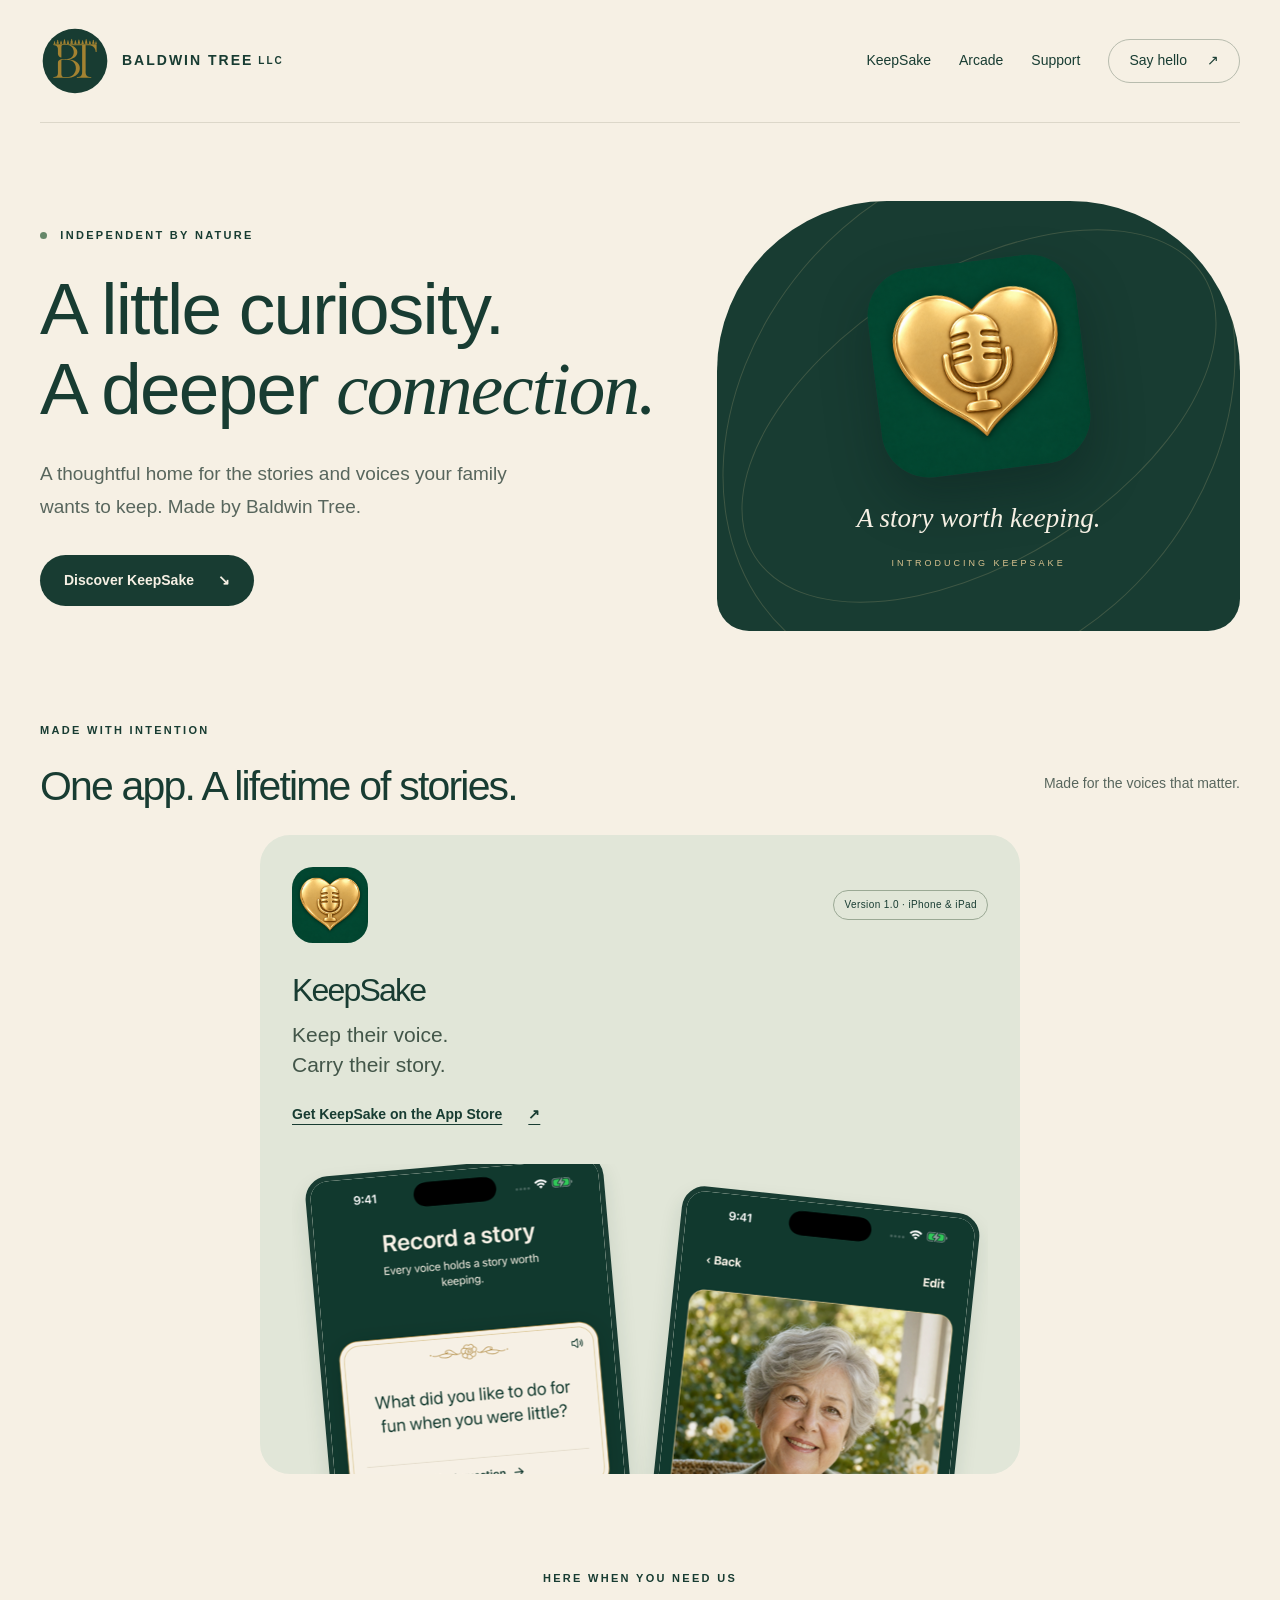
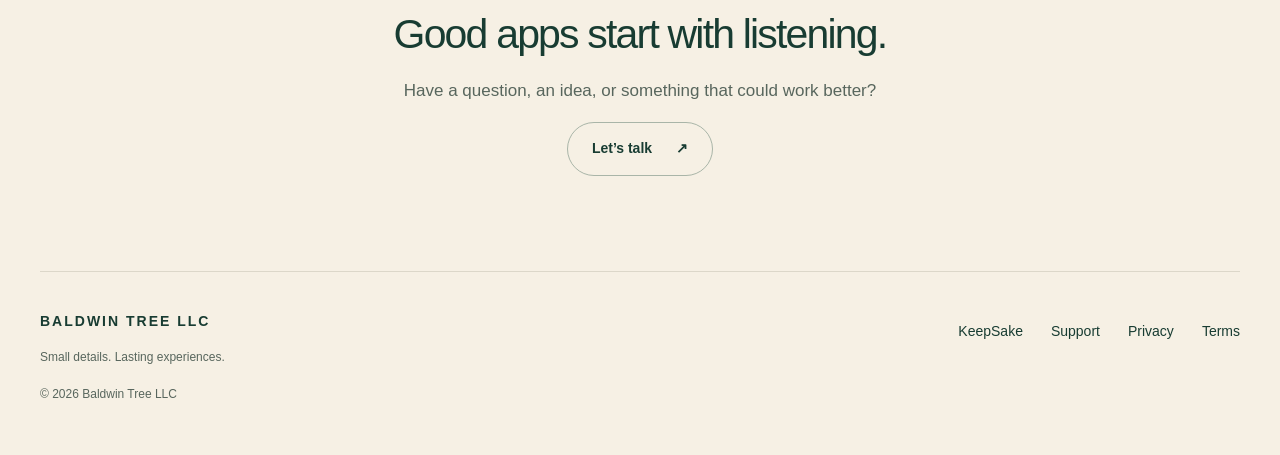
<file: index.html>
<!doctype html>
<html lang="en">
<head>
<meta charset="utf-8">
<meta name="viewport" content="width=device-width, initial-scale=1">
<meta name="theme-color" content="#183C32">
<meta name="description" content="Discover KeepSake, the family storytelling app from Baldwin Tree LLC.">
<meta property="og:title" content="Apps with a human touch | Baldwin Tree">
<meta property="og:description" content="Discover KeepSake, the family storytelling app from Baldwin Tree LLC.">
<meta property="og:type" content="website">
<title>Apps with a human touch | Baldwin Tree</title>
<link rel="stylesheet" href="site.css">
</head>
<body>
<a class="skip" href="#main">Skip to content</a>
<header>
<a class="brand" href="index.html">
<img class="brand-mark" src="assets/bt-forest-logo-v2.svg" width="70" height="70" alt=""> BALDWIN TREE<span class="llc"> LLC</span>
</a>
<nav aria-label="Main navigation">
<a href="keepsake.html">KeepSake</a>
<a href="https://baldtree.github.io/arcade/">Arcade</a>
<a href="support.html">Support</a>
<a class="nav-contact" href="mailto:baldtreesupport@protonmail.com">Say hello <span aria-hidden="true">↗</span>
</a>
</nav>
</header>
<main id="main">
<section class="hero">
<div class="hero-copy">
<p class="eyebrow">
<span class="dot">
</span> Independent by nature</p>
<h1>A little curiosity.<br>A deeper <em>connection.</em>
</h1>
<p class="lead">A thoughtful home for the stories and voices your family wants to keep. Made by Baldwin Tree.</p>
<a class="button" href="#our-apps">Discover KeepSake <span aria-hidden="true">↘</span>
</a>
</div>
<div class="hero-art" aria-label="KeepSake, a family storytelling app">
<div class="orbit orbit-one">
</div>
<div class="orbit orbit-two">
</div>
<img src="assets/keepsake-icon.png" width="240" height="240" alt="KeepSake gold heart locket">
<p>A story worth keeping.</p>
<span class="art-label">INTRODUCING KEEPSAKE</span>
</div>
</section>
<section id="our-apps">
<div class="section-heading">
<div>
<p class="eyebrow">Made with intention</p>
<h2>One app. A lifetime of stories.</h2>
</div>
<p>Made for the voices that matter.</p>
</div>
<div class="app-grid">
<article class="app-card keepsake">
<div class="card-top">
<img src="assets/keepsake-icon.png" width="76" height="76" alt="KeepSake gold heart locket icon">
<span class="tag">Version 1.0 · iPhone &amp; iPad</span>
</div>
<h3>KeepSake</h3>
<p>Keep their voice.<br>Carry their story.</p>
<a class="text-link" href="https://apps.apple.com/us/app/keepsake-golden-memories/id6813165916">Get KeepSake on the App Store <span aria-hidden="true">↗</span>
</a>
<div class="card-visual">
<img src="assets/keepsake-record.png" alt="KeepSake recording screen with an interview question" width="350" height="760" loading="lazy">
<img src="assets/keepsake-profile.png" alt="A demo family profile in KeepSake" width="350" height="760" loading="lazy">
</div>
</article>
</div>
</section>
<section class="closing">
<p class="eyebrow">Here when you need us</p>
<h2>Good apps start with listening.</h2>
<p>Have a question, an idea, or something that could work better?</p>
<a class="button outline" href="support.html">Let’s talk <span aria-hidden="true">↗</span>
</a>
</section>
</main>
<footer>
<div>
<a class="brand" href="index.html">BALDWIN TREE LLC</a>
<p>Small details. Lasting experiences.</p>
<small>© 2026 Baldwin Tree LLC</small>
</div>
<nav aria-label="Footer">
<a href="keepsake.html">KeepSake</a>
<a href="support.html">Support</a>
<a href="privacy.html">Privacy</a>
<a href="terms.html">Terms</a>
</nav>
</footer>
</body>
</html>
</file>
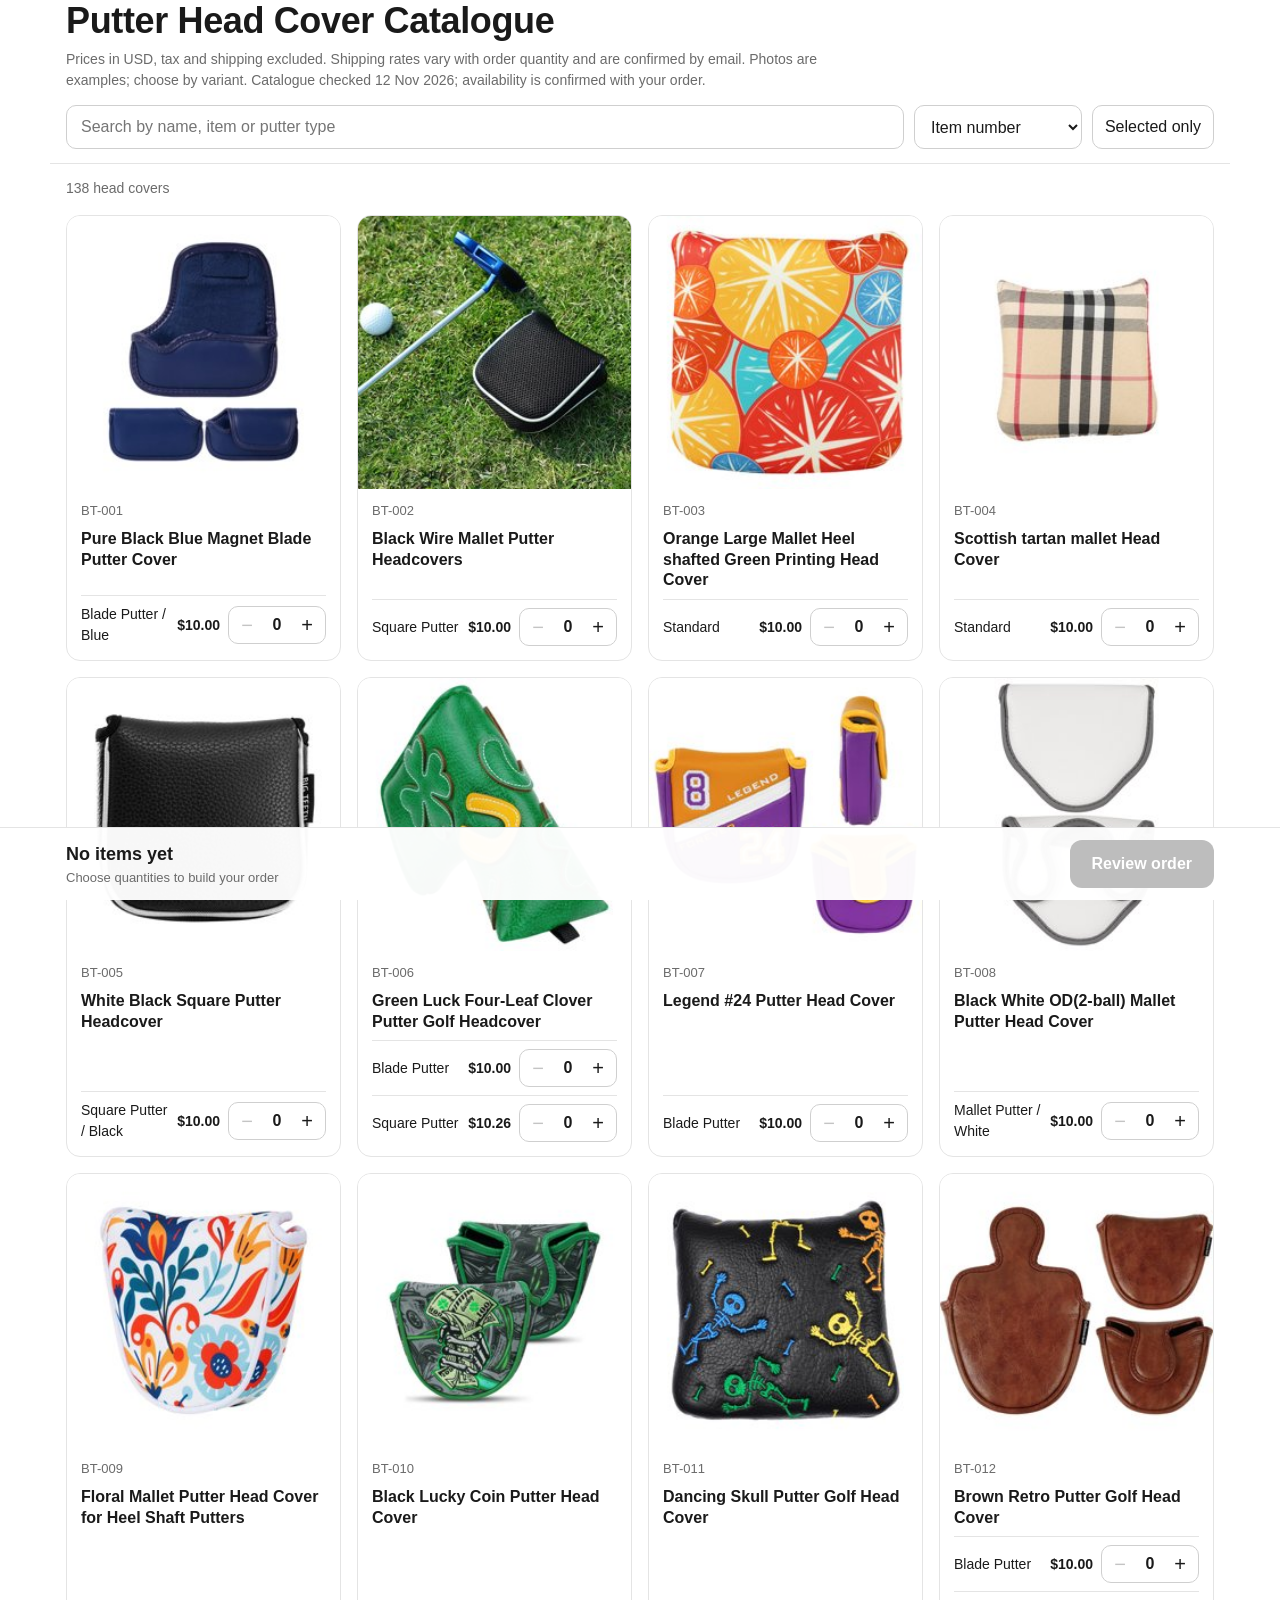
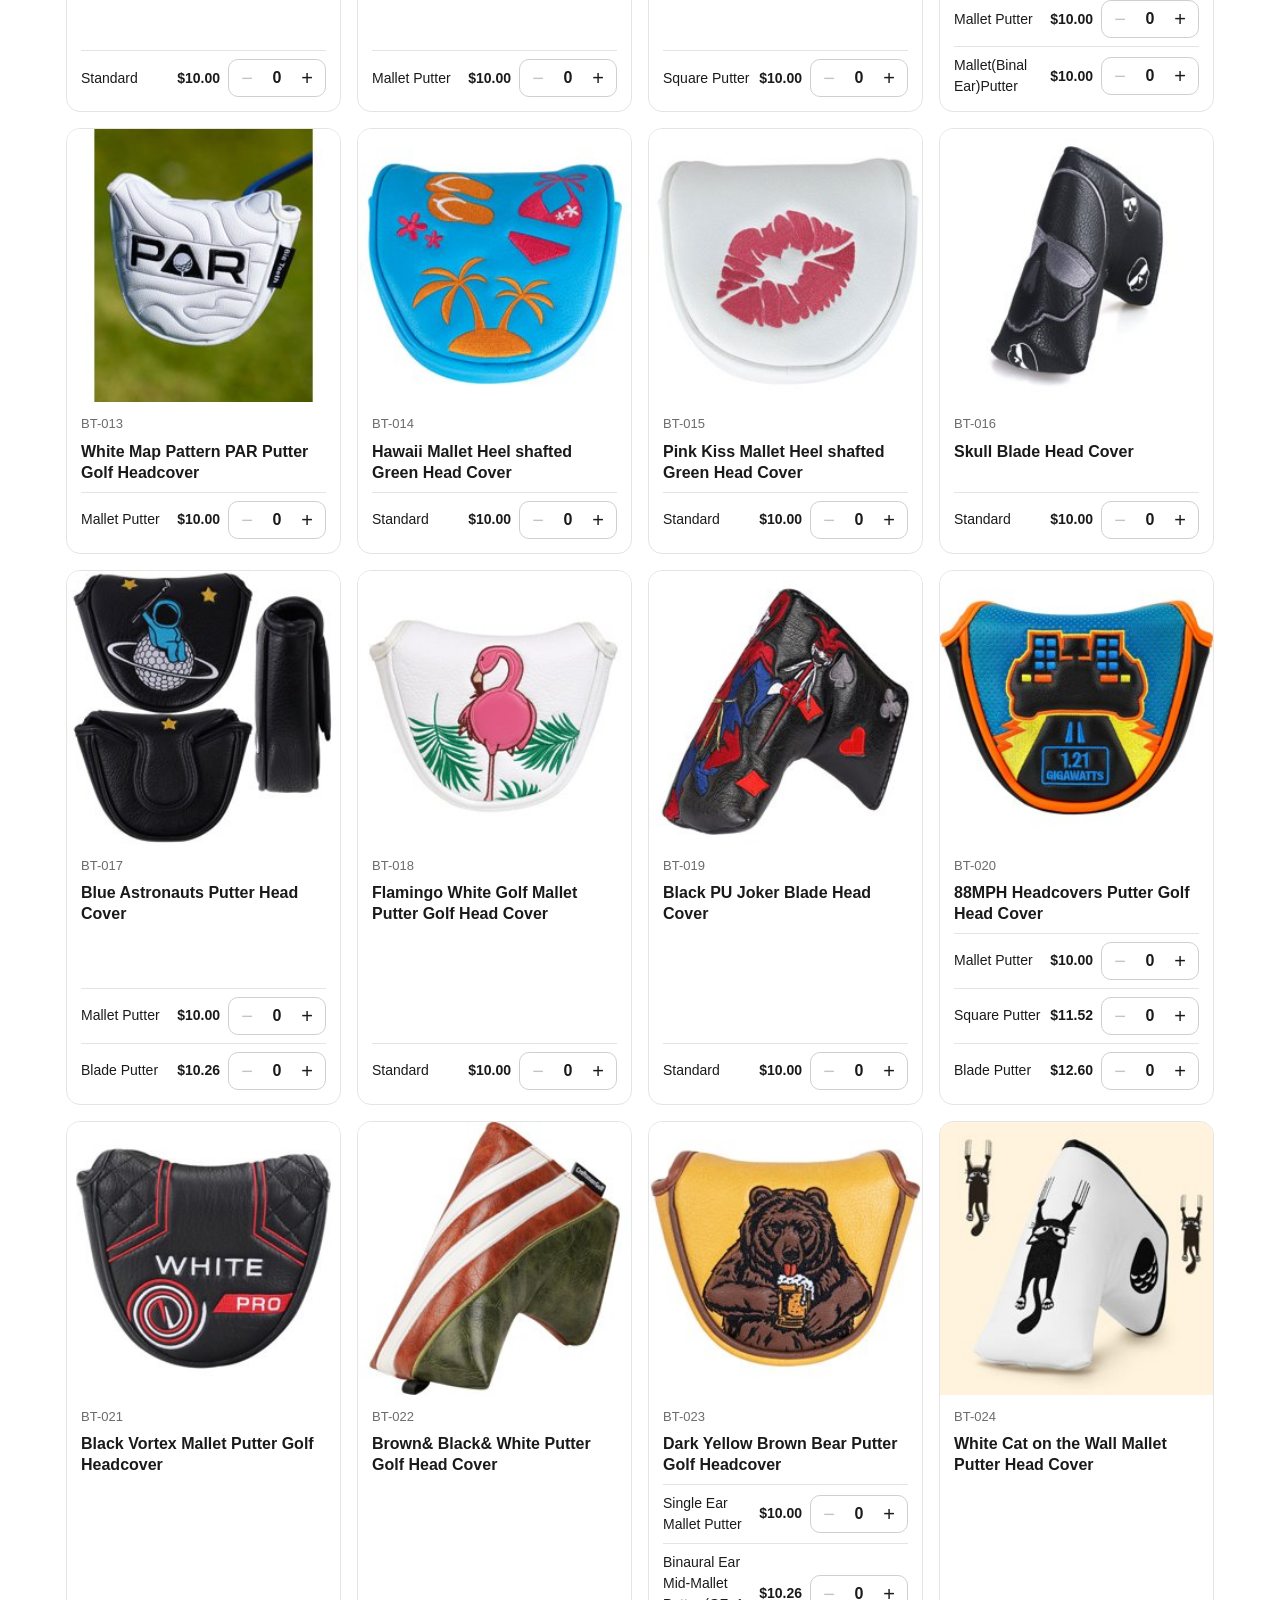
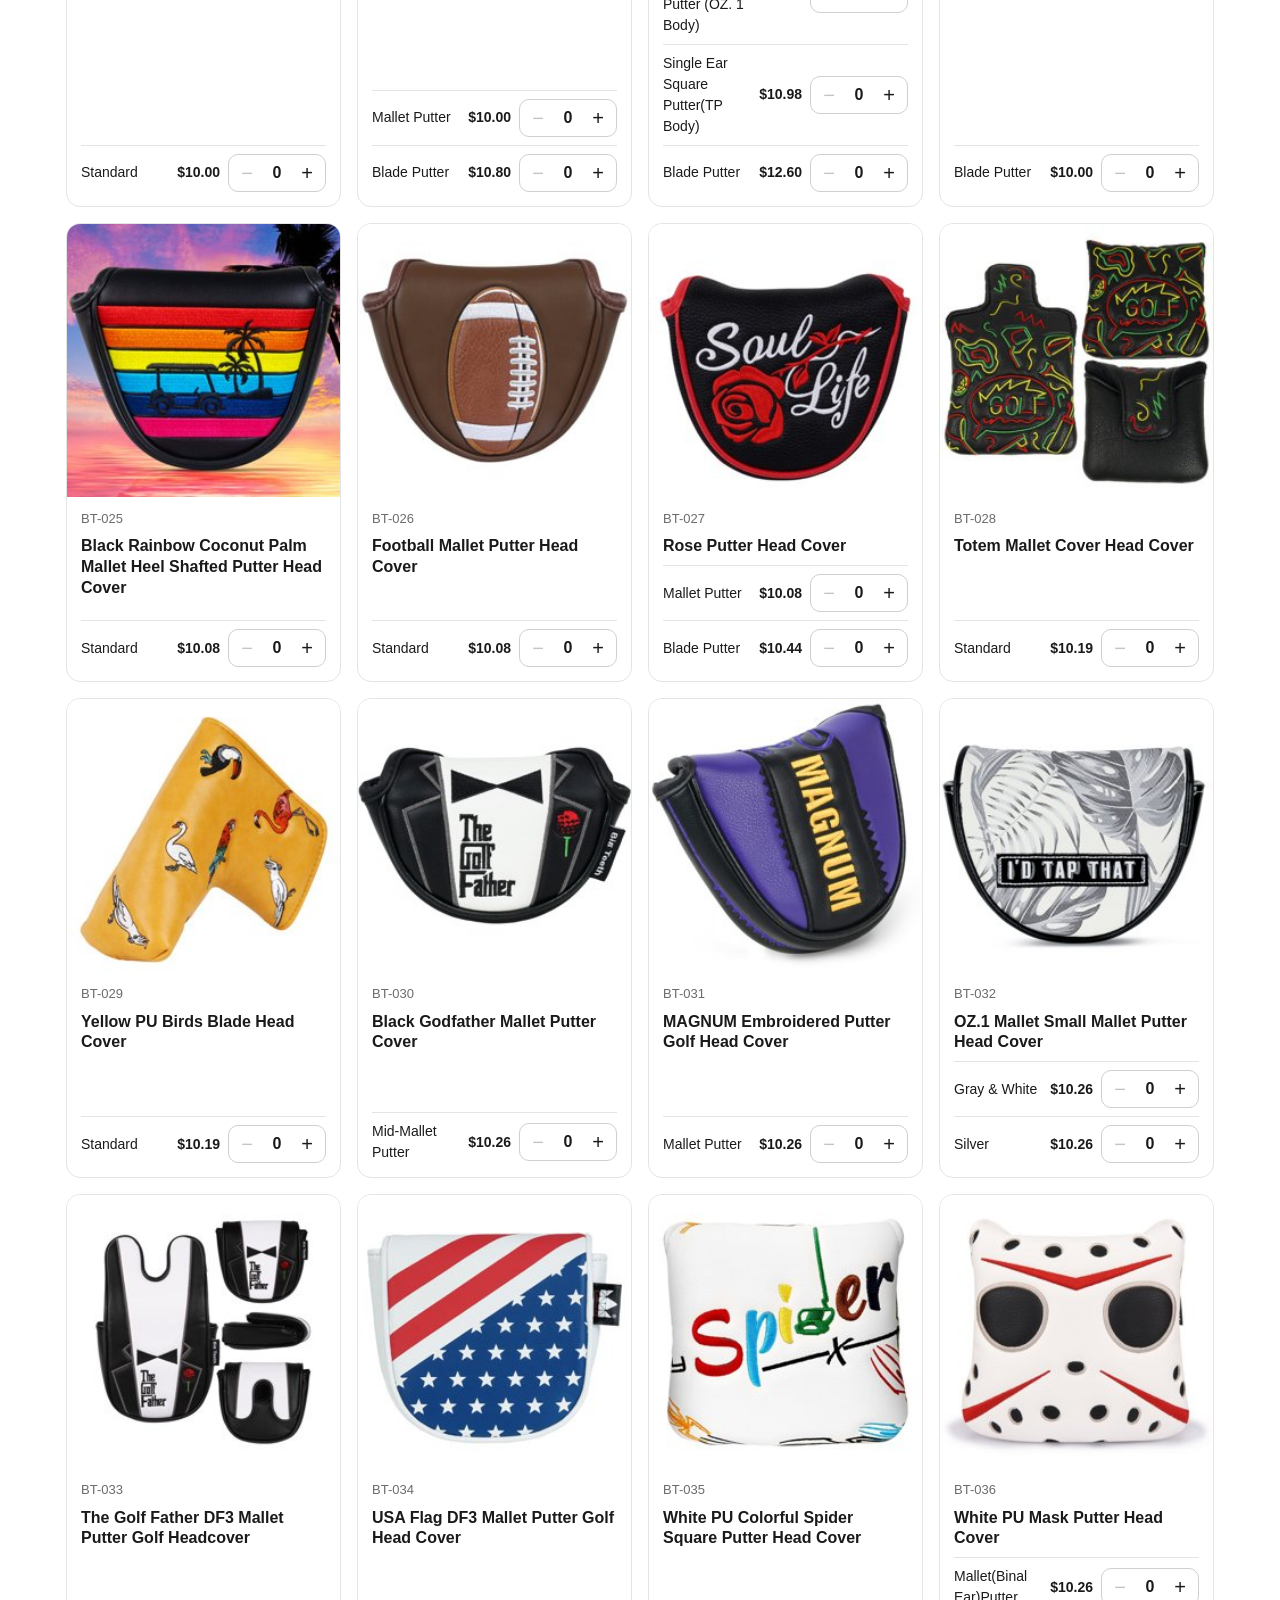
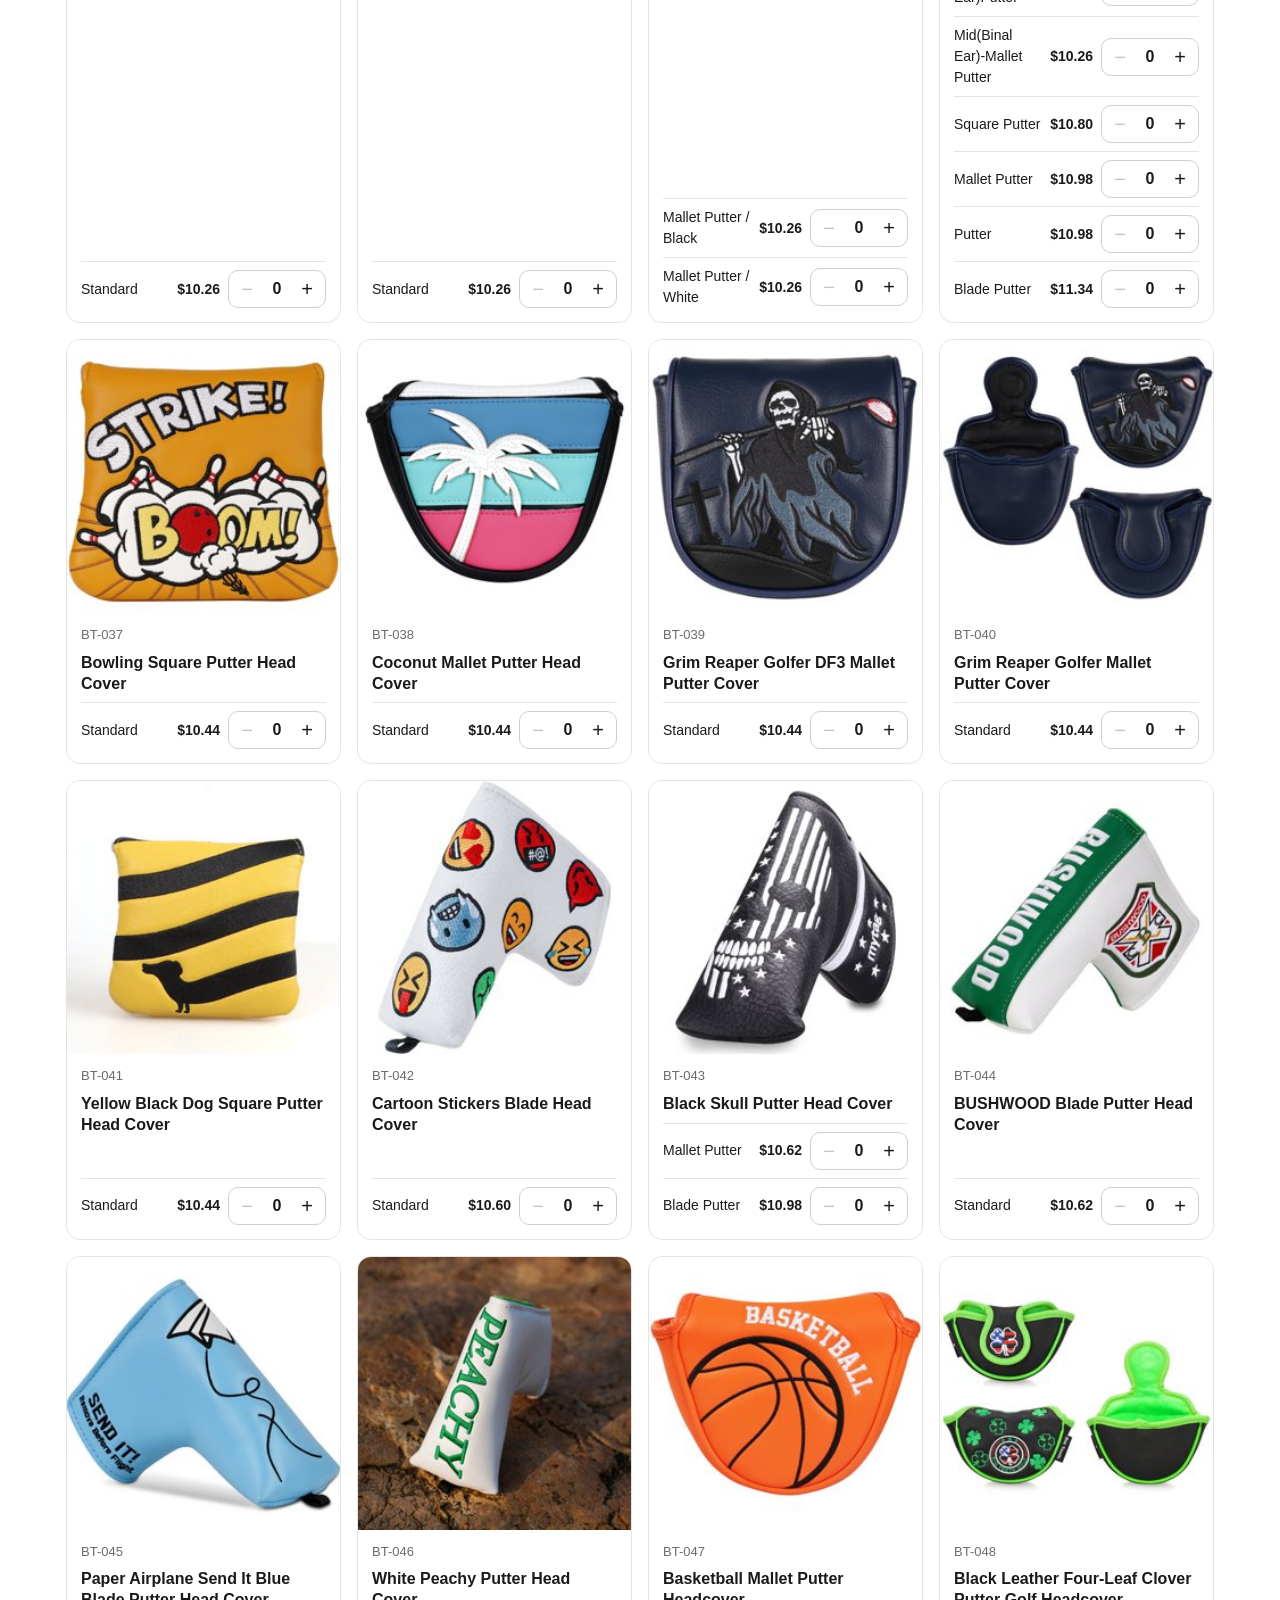
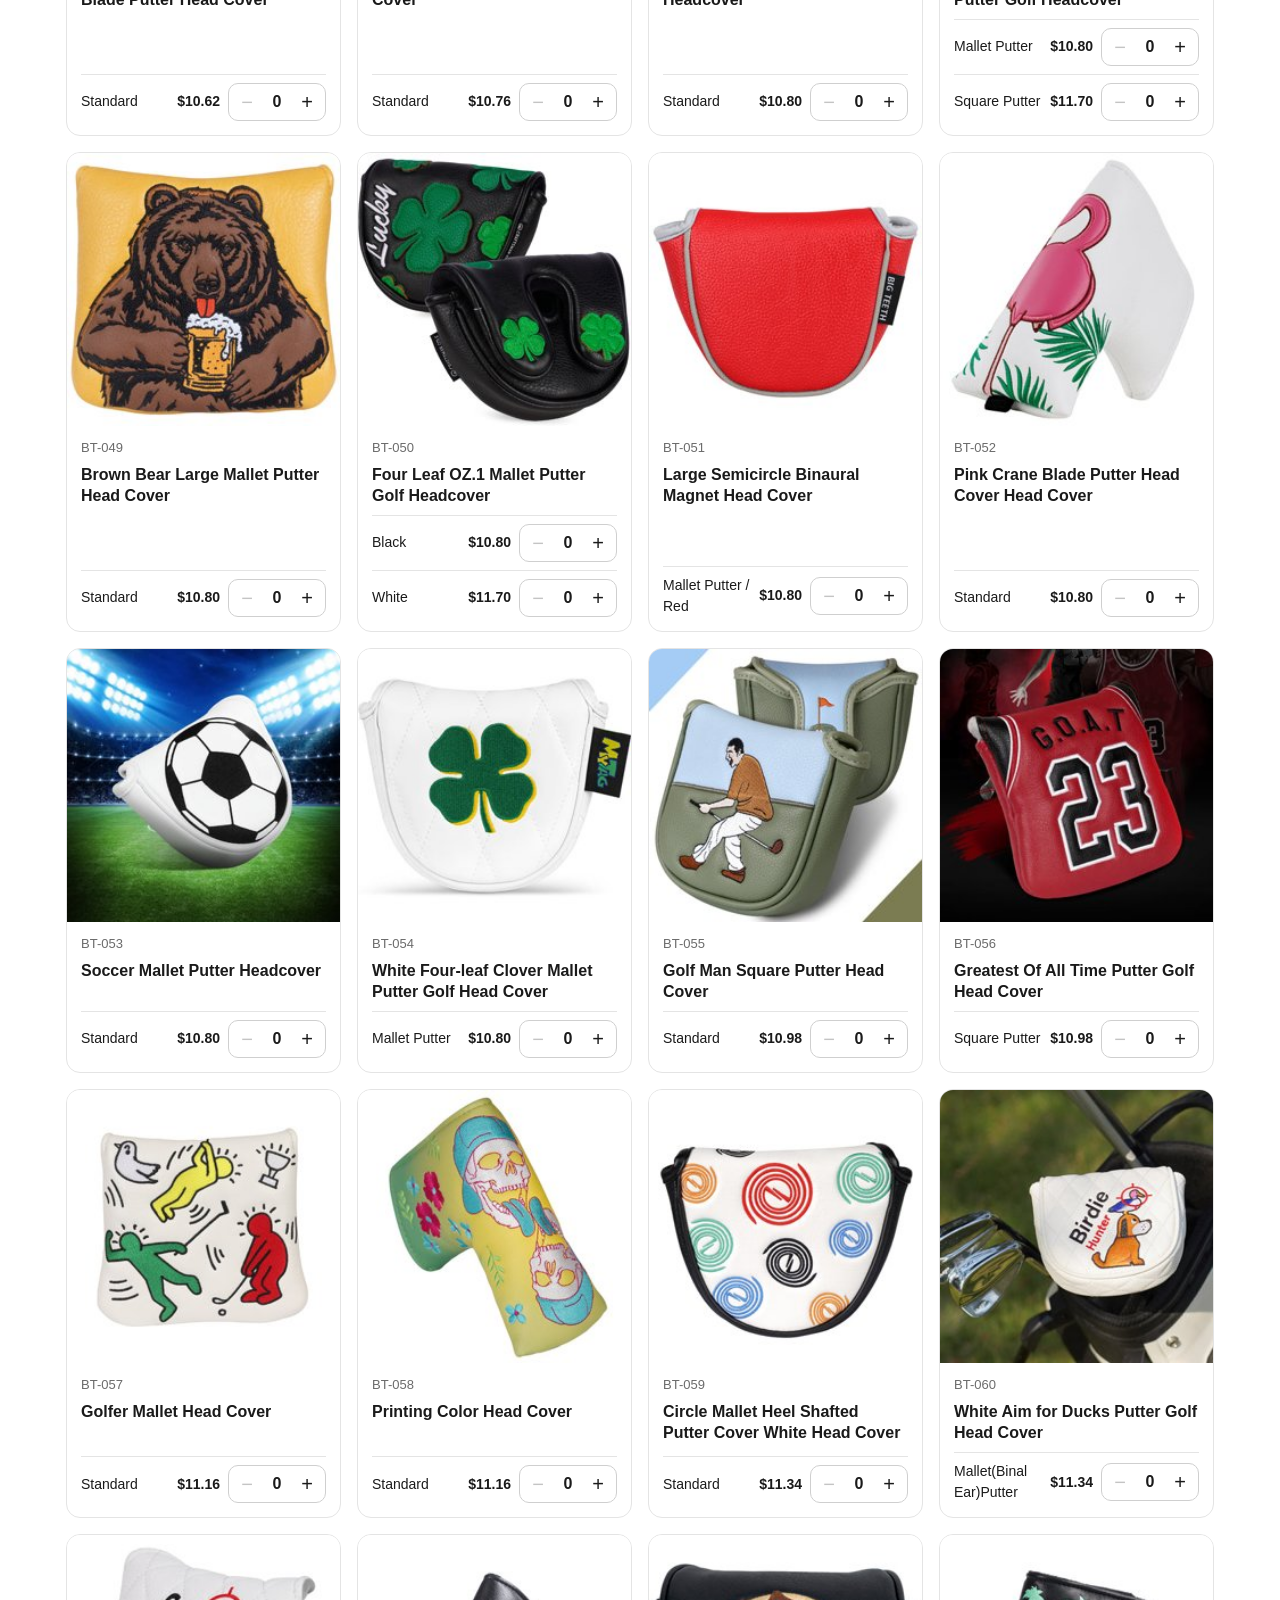
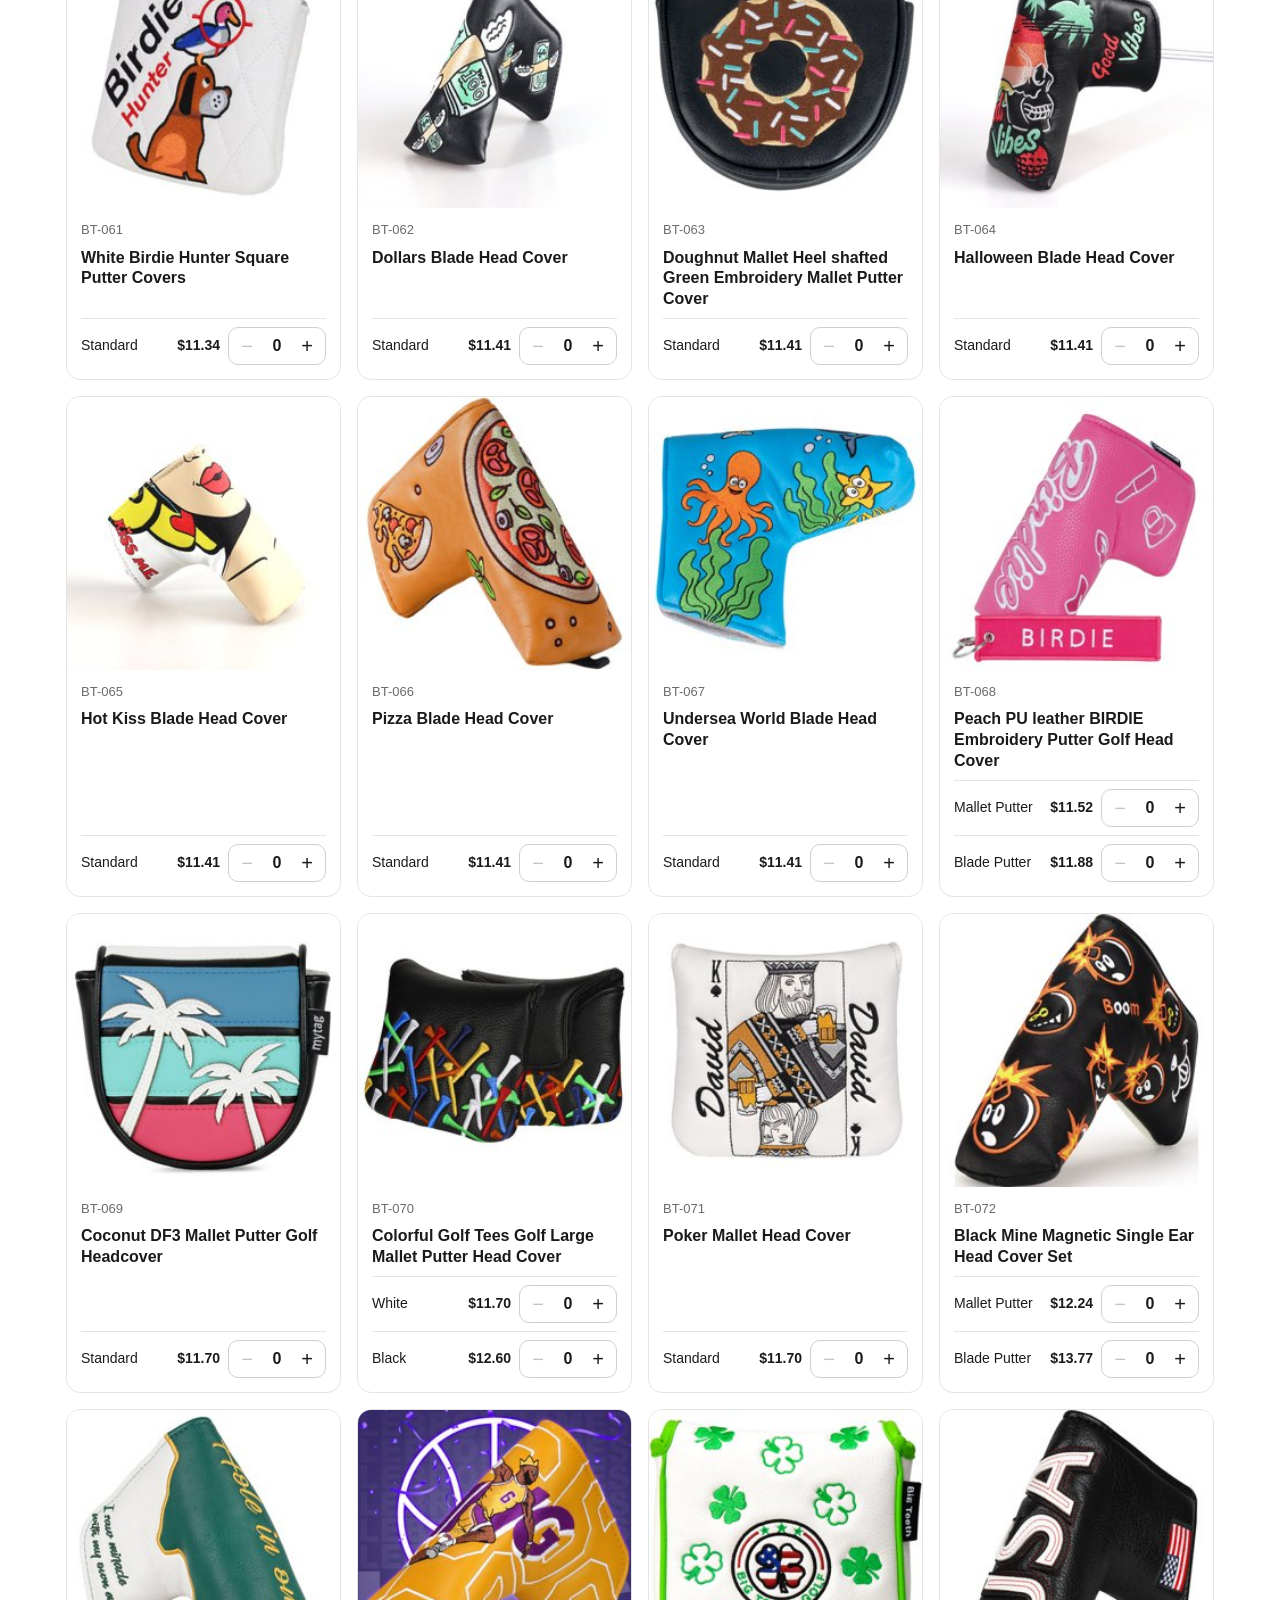
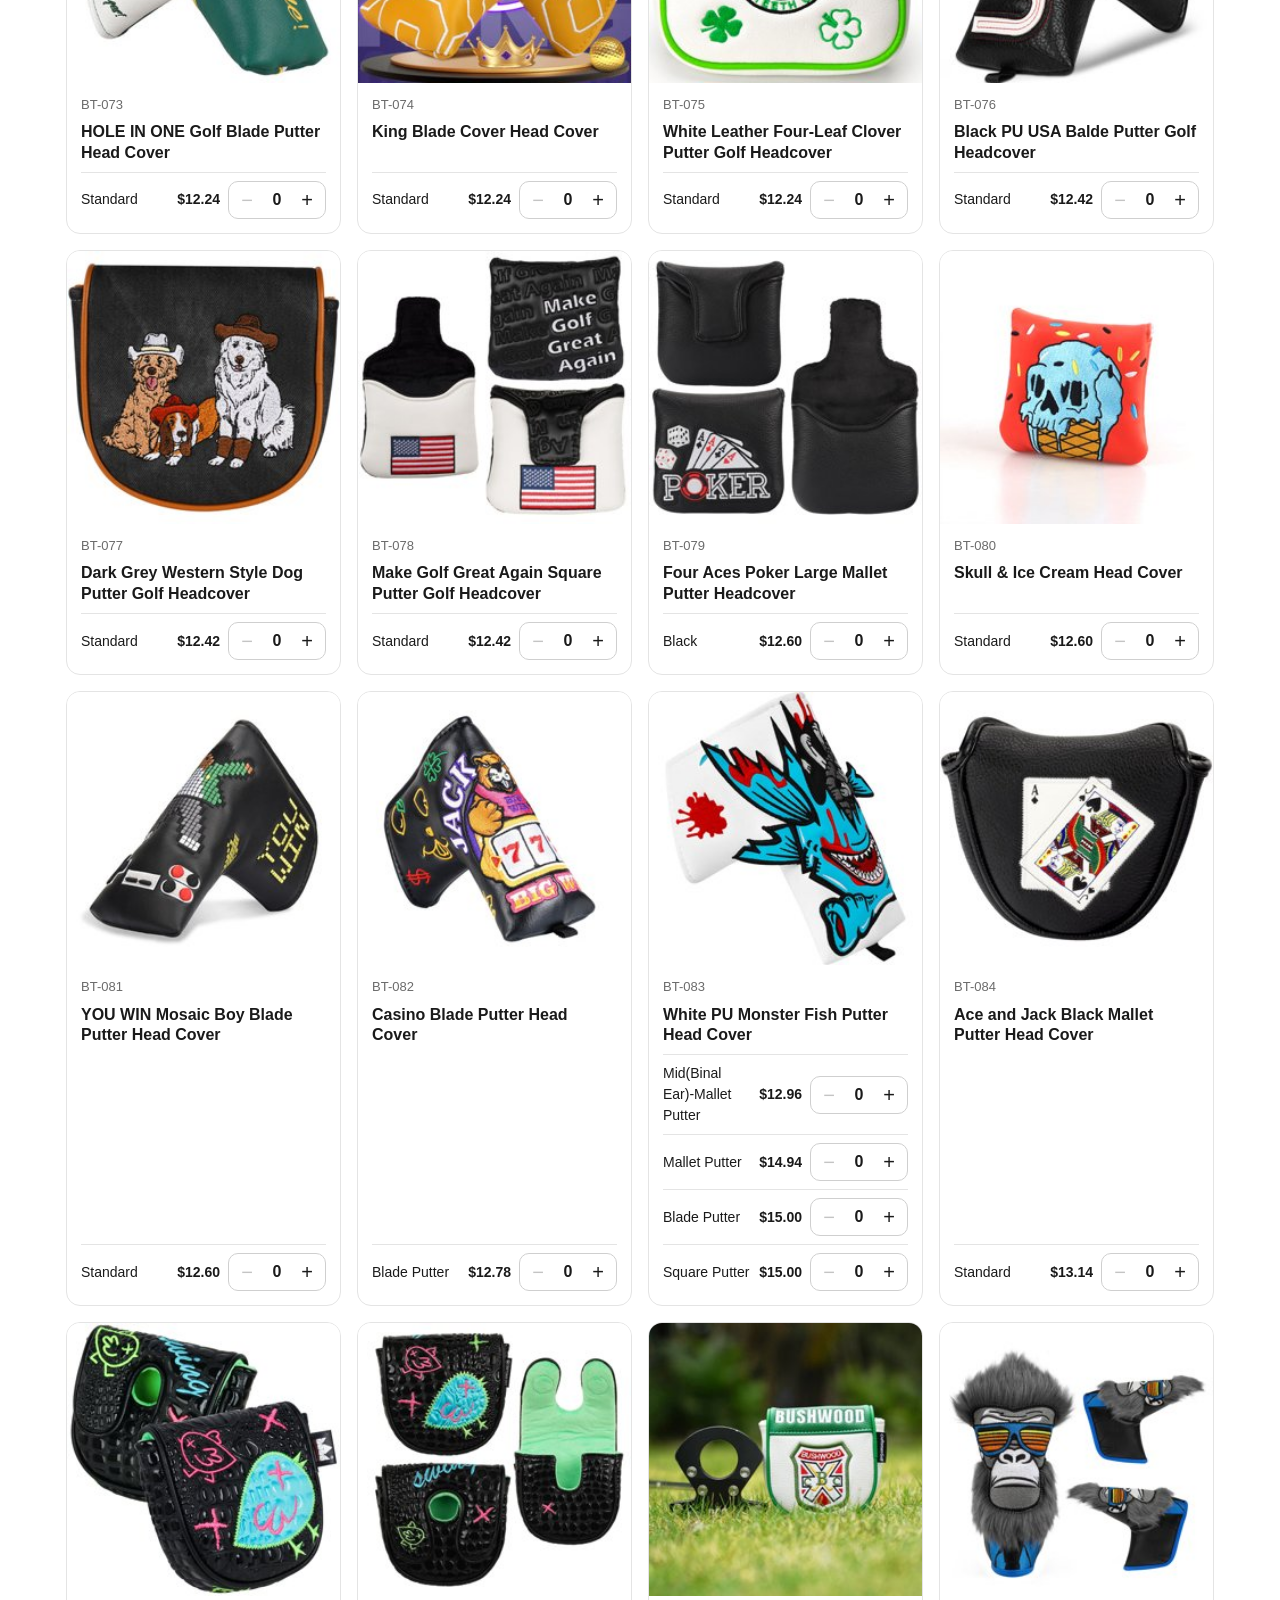
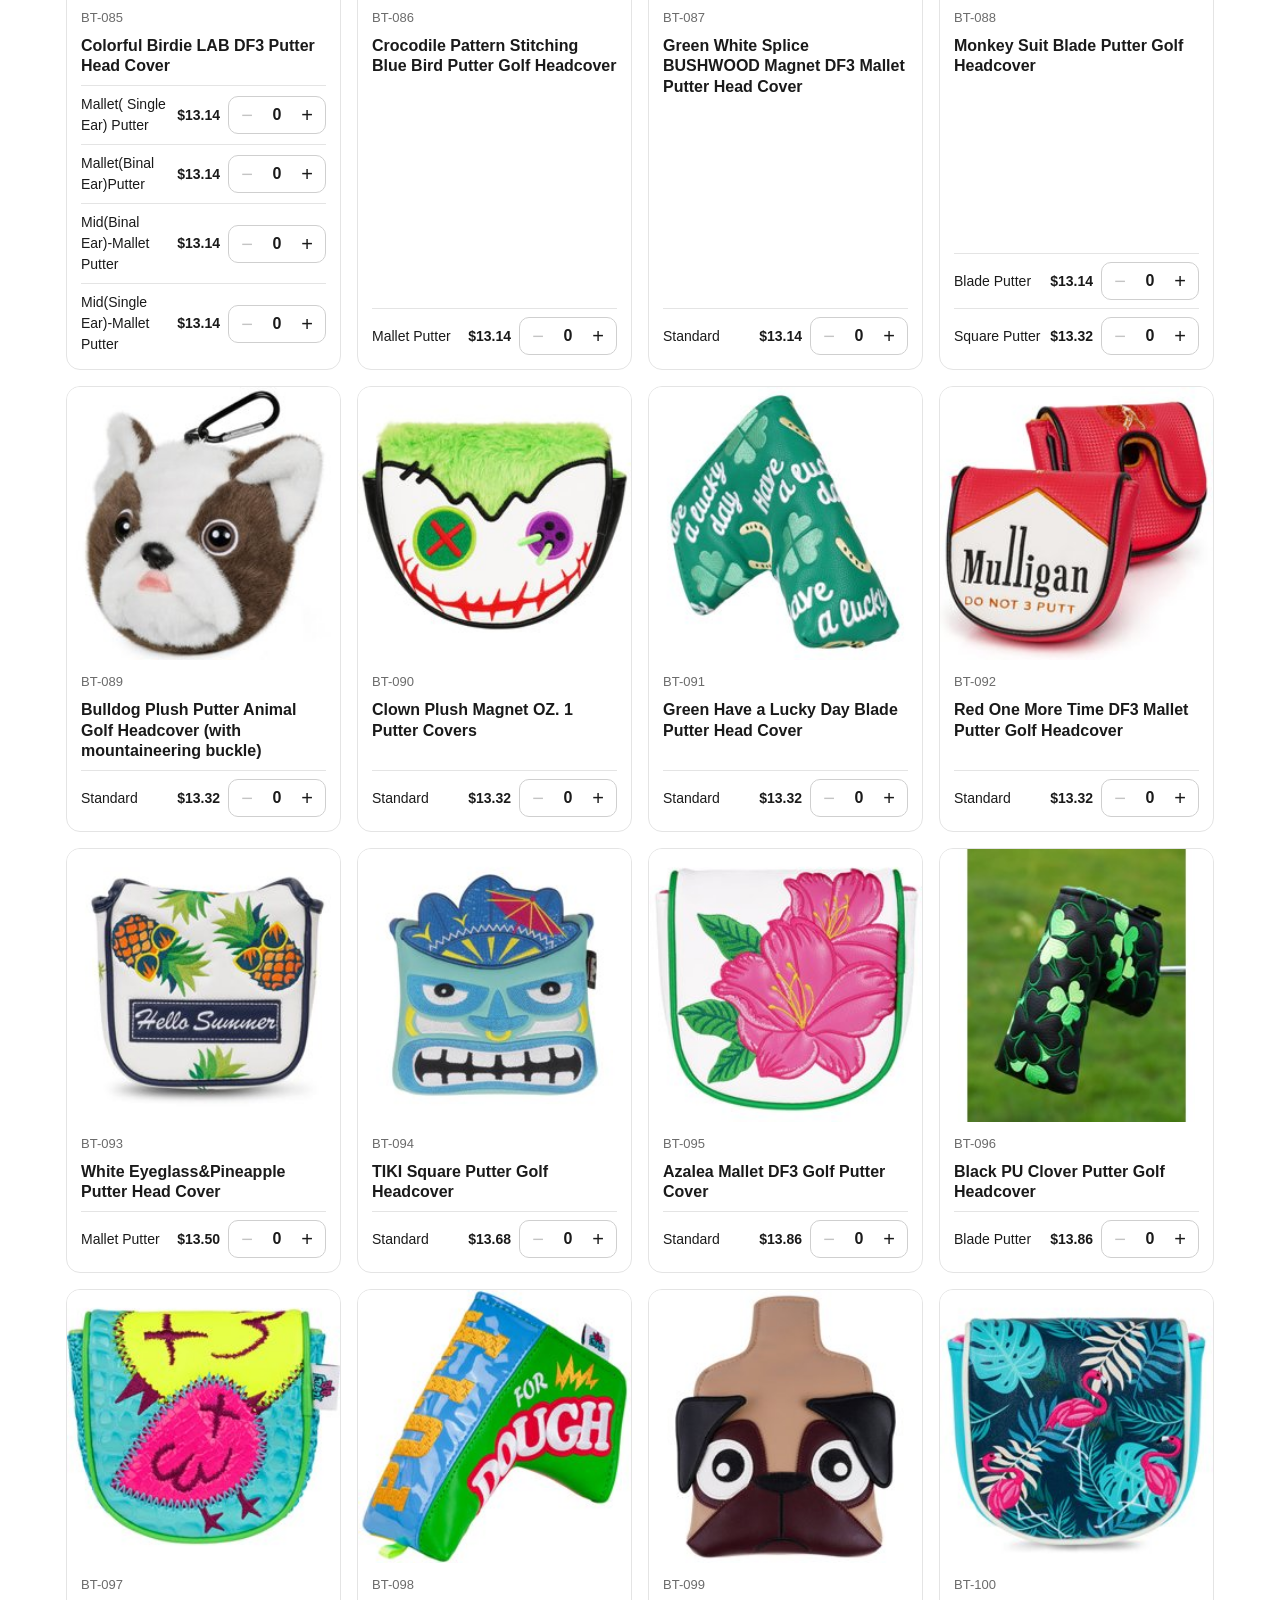
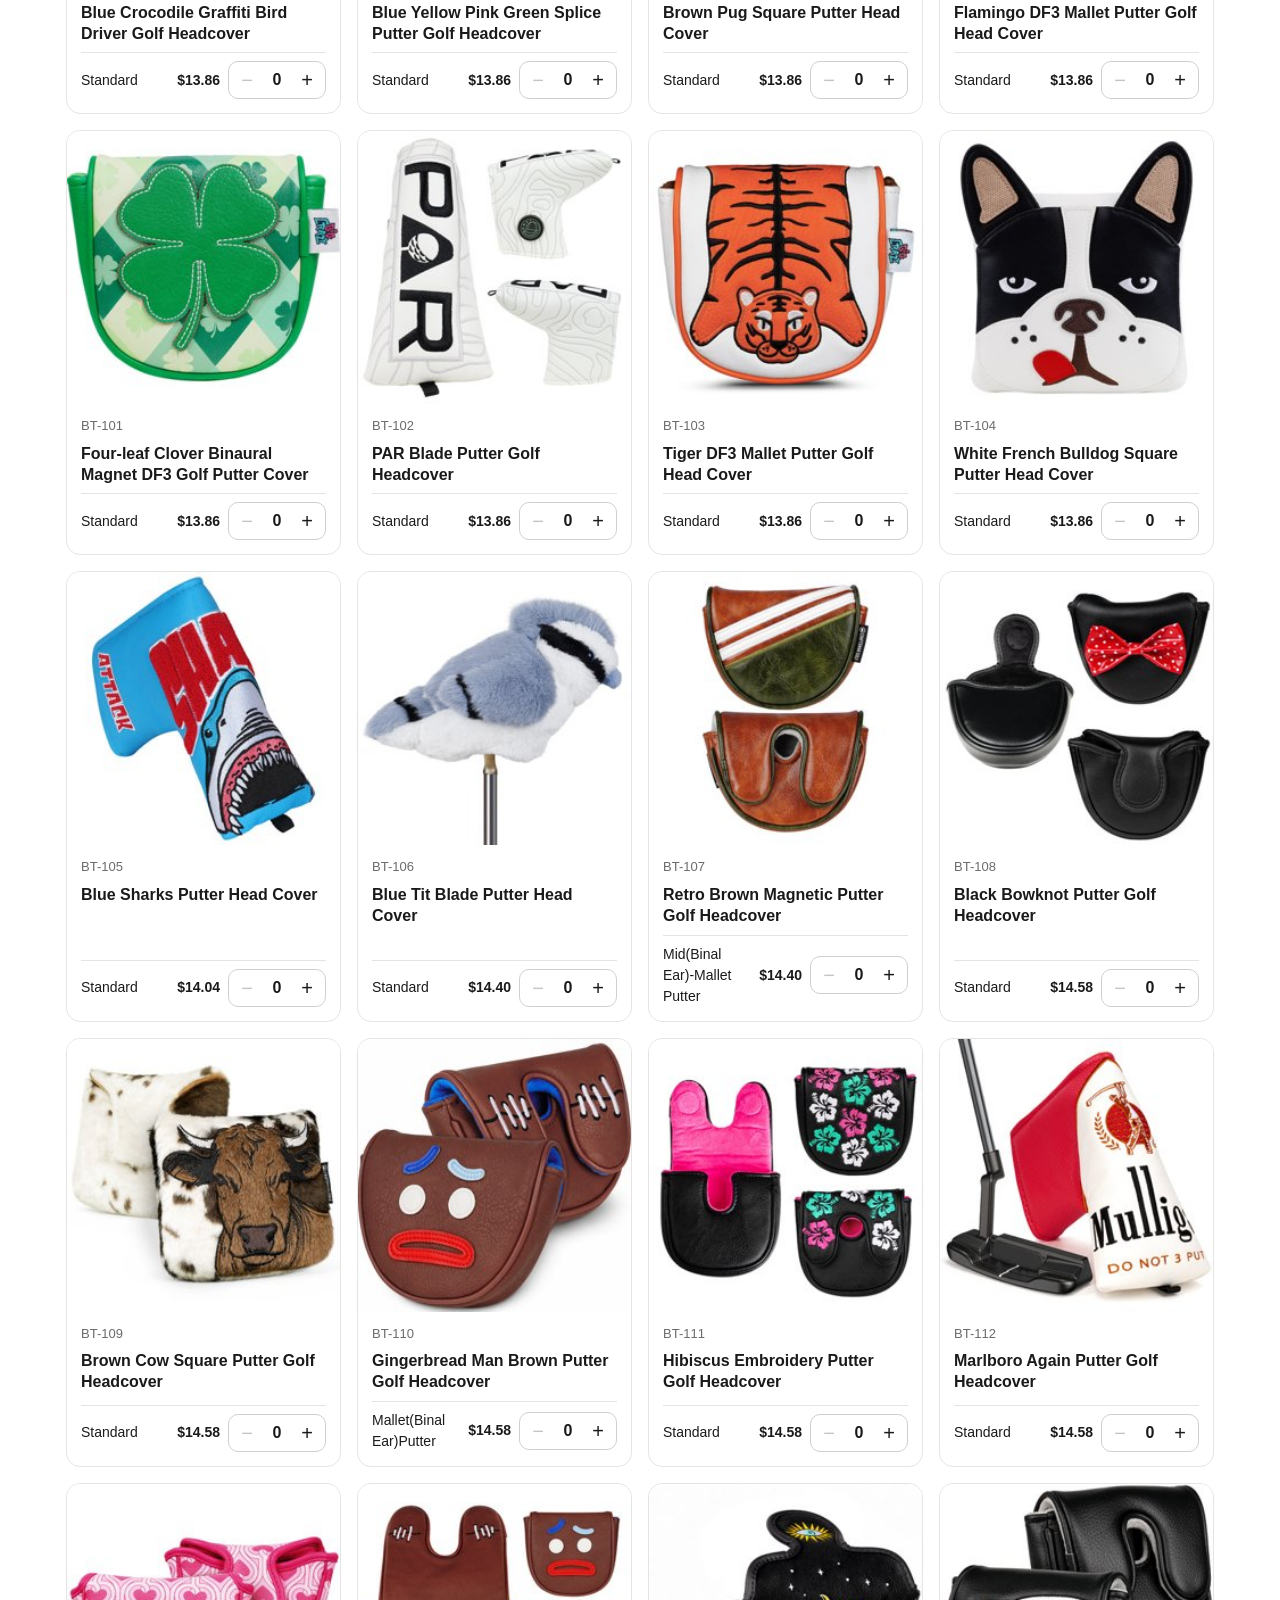
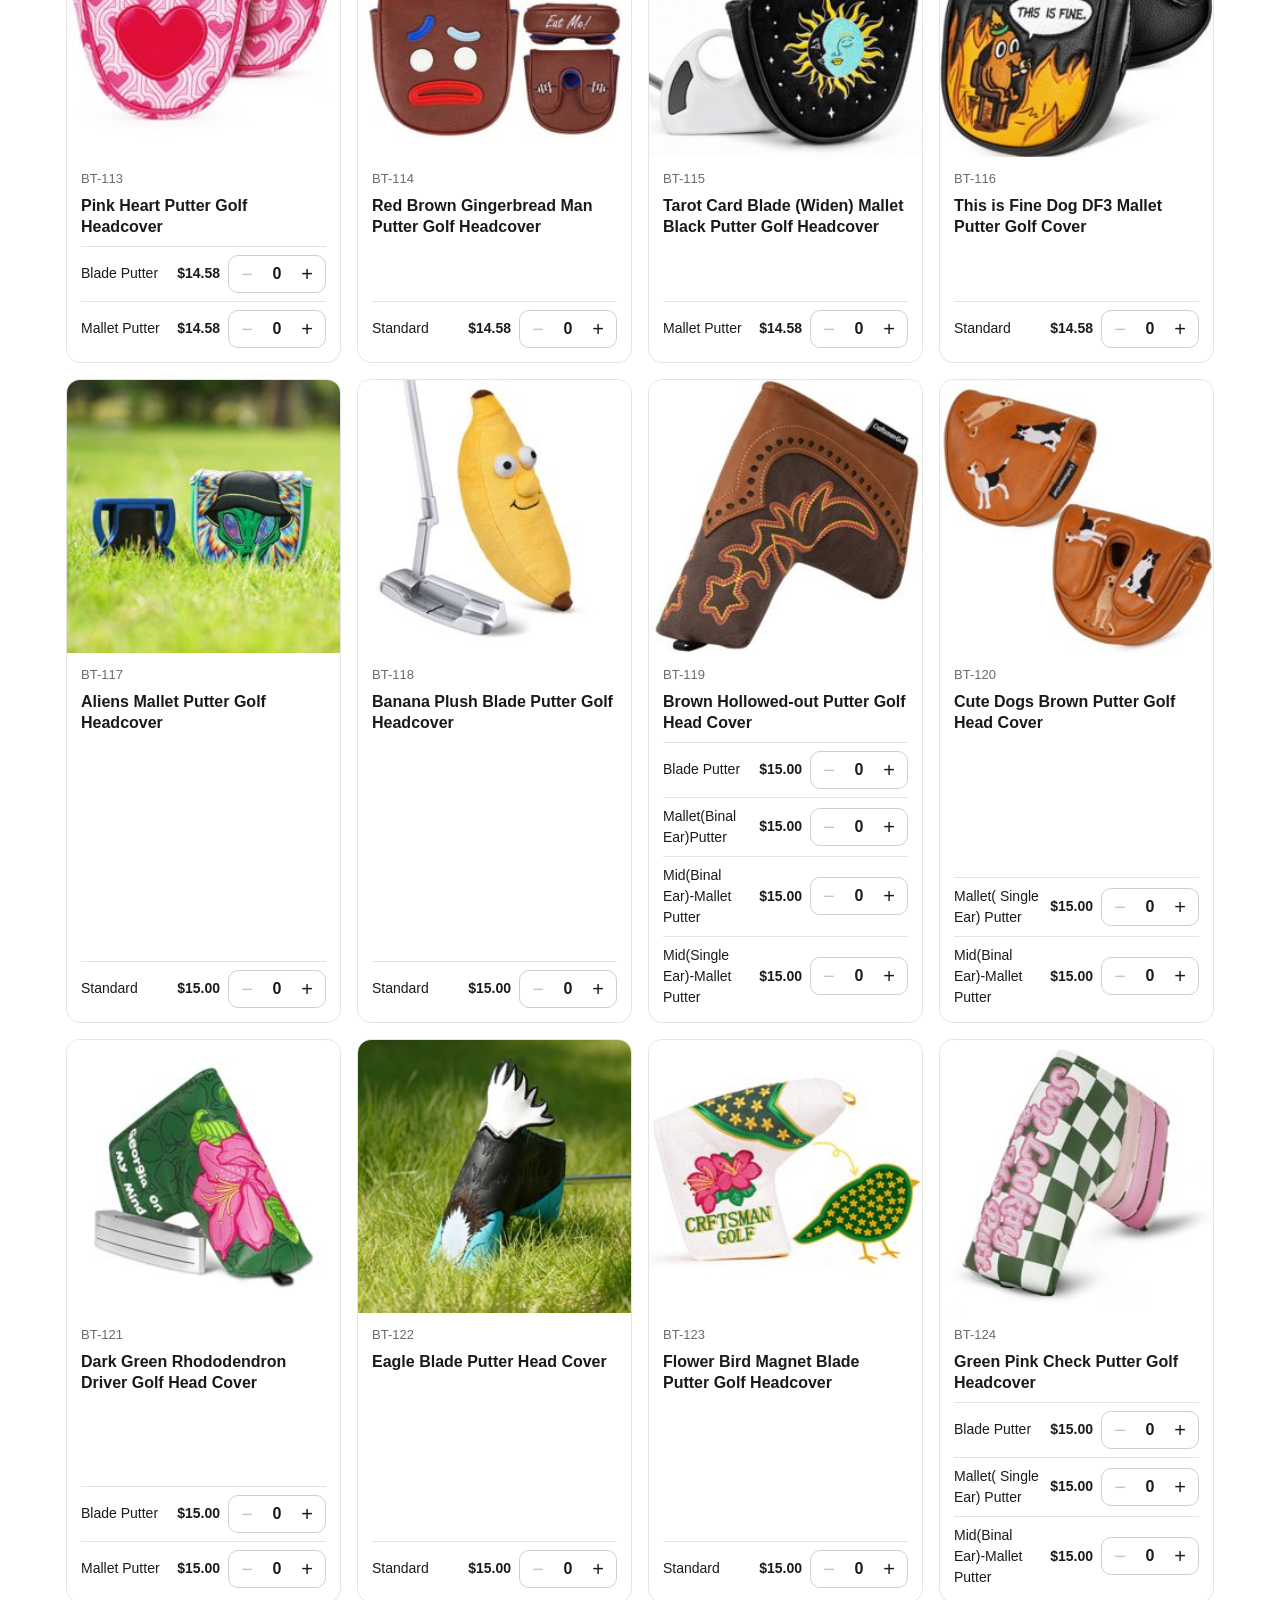
<file: catalogue-6kyctnc2d2/index.html>
<!doctype html>
<html lang="en">
<head>
<meta charset="utf-8">
<meta name="viewport" content="width=device-width, initial-scale=1">
<meta name="robots" content="noindex, nofollow, noimageindex, noarchive">
<meta name="referrer" content="no-referrer">
<title>Putter Head Cover Catalogue</title>
<link rel="icon" href="data:,">
<style>
:root {
  --ink: #1a1a1a;
  --muted: #6b6b6b;
  --line: #e4e4e4;
  --soft: #f6f6f6;
  --paper: #ffffff;
  --accent: #1a1a1a;
  --focus: #2563eb;
}
* { box-sizing: border-box; }
html { -webkit-text-size-adjust: 100%; }
body {
  margin: 0;
  background: var(--paper);
  color: var(--ink);
  font: 16px/1.5 -apple-system, BlinkMacSystemFont, "Segoe UI", Roboto, Helvetica, Arial, sans-serif;
}
button, input, select { font: inherit; color: inherit; }
button { cursor: pointer; }
:focus-visible { outline: 3px solid var(--focus); outline-offset: 2px; }
.wrap { max-width: 1180px; margin: 0 auto; padding: 0 16px; }
header { padding: 40px 0 8px; }
h1 { margin: 0 0 8px; font-size: clamp(26px, 4vw, 36px); line-height: 1.15; letter-spacing: -0.01em; }
.terms { margin: 0; color: var(--muted); font-size: 14px; max-width: 760px; }
.tools {
  position: sticky; top: 0; z-index: 5;
  display: flex; flex-wrap: wrap; gap: 10px; align-items: center;
  padding: 14px 16px; background: var(--paper); border-bottom: 1px solid var(--line);
}
.tools input[type="search"] {
  flex: 1 1 260px; min-width: 0; height: 44px; padding: 0 14px;
  border: 1px solid #cfcfcf; border-radius: 10px; background: var(--paper);
}
.tools select, .tools .toggle {
  height: 44px; padding: 0 12px; border: 1px solid #cfcfcf; border-radius: 10px; background: var(--paper);
}
.toggle[aria-pressed="true"] { background: var(--ink); color: var(--paper); border-color: var(--ink); }
.count { color: var(--muted); font-size: 14px; margin: 14px 0 0; }
.grid {
  list-style: none; margin: 16px 0 140px; padding: 0;
  display: grid; gap: 16px; grid-template-columns: repeat(auto-fill, minmax(250px, 1fr));
}
.card {
  display: flex; flex-direction: column;
  border: 1px solid var(--line); border-radius: 14px; overflow: hidden; background: var(--paper);
}
.card.picked { border-color: var(--ink); box-shadow: 0 0 0 1px var(--ink); }
.photo { aspect-ratio: 1; background: var(--soft); }
.photo img { width: 100%; height: 100%; object-fit: cover; display: block; }
.body { padding: 12px 14px 14px; display: flex; flex-direction: column; gap: 8px; flex: 1; }
.ref { margin: 0; color: var(--muted); font-size: 13px; font-variant-numeric: tabular-nums; }
.name { margin: 0; font-size: 16px; font-weight: 600; line-height: 1.3; }
.variants { list-style: none; margin: auto 0 0; padding: 0; border-top: 1px solid var(--line); }
.variant {
  display: grid; grid-template-columns: minmax(0, 1fr) auto auto; gap: 8px; align-items: center;
  padding: 8px 0; border-bottom: 1px solid var(--line);
}
.variant:last-child { border-bottom: 0; padding-bottom: 0; }
.vname { font-size: 14px; overflow-wrap: anywhere; }
.price { font-size: 14px; font-weight: 600; font-variant-numeric: tabular-nums; }
.stepper { display: inline-flex; align-items: center; border: 1px solid #cfcfcf; border-radius: 10px; }
.stepper button {
  width: 36px; height: 36px; border: 0; background: none; font-size: 20px; line-height: 1;
  border-radius: 9px;
}
.stepper button:disabled { color: #c4c4c4; cursor: default; }
.stepper output { min-width: 24px; text-align: center; font-variant-numeric: tabular-nums; font-weight: 600; }
.empty { padding: 48px 0; text-align: center; color: var(--muted); }
.bar {
  position: fixed; left: 0; right: 0; bottom: 0; z-index: 10;
  background: rgba(255, 255, 255, 0.97); border-top: 1px solid var(--line);
  padding: 12px 0 calc(12px + env(safe-area-inset-bottom));
}
.bar .wrap { display: flex; align-items: center; justify-content: space-between; gap: 12px; }
.summary { font-variant-numeric: tabular-nums; }
.summary strong { font-size: 18px; }
.summary span { display: block; color: var(--muted); font-size: 13px; }
.primary {
  height: 48px; padding: 0 22px; border: 0; border-radius: 12px;
  background: var(--accent); color: #fff; font-weight: 600;
}
.primary:disabled { background: #bdbdbd; cursor: default; }
.secondary {
  height: 48px; padding: 0 18px; border: 1px solid #cfcfcf; border-radius: 12px; background: var(--paper); font-weight: 600;
}
dialog {
  width: min(640px, calc(100% - 24px)); max-height: calc(100% - 24px); padding: 0;
  border: 0; border-radius: 16px; box-shadow: 0 20px 60px rgba(0, 0, 0, 0.25);
}
dialog::backdrop { background: rgba(0, 0, 0, 0.45); }
.dlg { display: flex; flex-direction: column; max-height: calc(100vh - 24px); overflow-y: auto; }
.dlg-head { padding: 20px 20px 12px; border-bottom: 1px solid var(--line); display: flex; justify-content: space-between; gap: 12px; align-items: start; }
.dlg-head h2 { margin: 0; font-size: 22px; }
.close { width: 40px; height: 40px; border: 1px solid #cfcfcf; border-radius: 10px; background: var(--paper); font-size: 20px; }
.lines { list-style: none; margin: 0; padding: 8px 20px; overflow: auto; flex: 0 1 auto; min-height: min(150px, 30vh); }
.line { display: grid; grid-template-columns: 56px minmax(0, 1fr) auto; gap: 12px; align-items: center; padding: 10px 0; border-bottom: 1px solid var(--line); }
.line img { width: 56px; height: 56px; object-fit: cover; border-radius: 8px; background: var(--soft); }
.line .lname { font-size: 14px; font-weight: 600; line-height: 1.3; }
.line .lmeta { font-size: 13px; color: var(--muted); font-variant-numeric: tabular-nums; }
.line .right { display: flex; flex-direction: column; align-items: end; gap: 6px; }
.dlg-foot { padding: 14px 20px 20px; border-top: 1px solid var(--line); display: grid; gap: 12px; }
.totals { display: flex; justify-content: space-between; font-variant-numeric: tabular-nums; }
.totals strong { font-size: 20px; }
.note { margin: 0; color: var(--muted); font-size: 13px; }
.actions { display: flex; flex-wrap: wrap; gap: 10px; }
.actions .primary { flex: 1 1 220px; }
.status { min-height: 20px; margin: 0; font-size: 14px; }
.steps { margin: 0; padding-left: 20px; display: grid; gap: 6px; font-size: 15px; }
.addr-row { display: inline-flex; flex-wrap: wrap; align-items: baseline; gap: 4px 10px; }
.addr { font-weight: 700; user-select: all; -webkit-user-select: all; overflow-wrap: anywhere; }
.order-text { width: 100%; min-height: 160px; padding: 10px; border: 1px solid #cfcfcf; border-radius: 10px; font: 13px/1.45 ui-monospace, SFMono-Regular, Menlo, monospace; resize: vertical; }
.link-button { border: 0; background: none; padding: 0; text-decoration: underline; color: var(--muted); font-size: 14px; justify-self: start; }
@media (max-width: 560px) {
  header { padding-top: 24px; }
  .grid { grid-template-columns: 1fr; gap: 12px; }
  .card { flex-direction: row; }
  .photo { width: 112px; height: 112px; flex: none; align-self: flex-start; margin: 10px 0 10px 10px; border-radius: 10px; overflow: hidden; }
  .body { padding: 10px 12px 12px; }
  .name { font-size: 15px; }
  .variant { grid-template-columns: minmax(0, 1fr) auto; }
  .variant .stepper { grid-column: 1 / -1; justify-self: end; }
  .summary strong { font-size: 16px; }
  .primary { padding: 0 16px; }
}
</style>
</head>
<body>
<header class="wrap">
  <h1>Putter Head Cover Catalogue</h1>
  <p class="terms">Prices in USD, tax and shipping excluded. Shipping rates vary with order quantity and are confirmed by email. Photos are examples; choose by variant. Catalogue checked 12 Nov 2026; availability is confirmed with your order.</p>
</header>
<div class="tools wrap" role="search">
  <label class="visually-hidden" for="search" style="position:absolute;left:-9999px">Search the catalogue</label>
  <input id="search" type="search" placeholder="Search by name, item or putter type" autocomplete="off">
  <label for="sort" style="position:absolute;left:-9999px">Sort</label>
  <select id="sort">
    <option value="ref">Item number</option>
    <option value="price-asc">Price: low to high</option>
    <option value="price-desc">Price: high to low</option>
    <option value="name">Name</option>
  </select>
  <button id="only-picked" class="toggle" type="button" aria-pressed="false">Selected only</button>
</div>
<main class="wrap">
  <p class="count" id="count" aria-live="polite"></p>
  <ul class="grid" id="grid"></ul>
  <p class="empty" id="empty" hidden>No head covers match your search.</p>
</main>
<div class="bar" role="region" aria-label="Your order">
  <div class="wrap">
    <div class="summary" id="summary" aria-live="polite"><strong>No items yet</strong><span>Choose quantities to build your order</span></div>
    <button class="primary" id="review" type="button" disabled>Review order</button>
  </div>
</div>
<dialog id="dialog" aria-labelledby="dlg-title">
  <div class="dlg">
    <div class="dlg-head">
      <div><h2 id="dlg-title">Your order</h2><p class="note" id="dlg-sub"></p></div>
      <button class="close" id="close" type="button" aria-label="Close">×</button>
    </div>
    <ul class="lines" id="lines"></ul>
    <div class="dlg-foot">
      <div class="totals"><span>Subtotal</span><strong id="subtotal">$0.00</strong></div>
      <ol class="steps">
        <li><strong>Copy your order</strong> with the button below.</li>
        <li>Start a new email to <span class="addr-row"><span class="addr" data-email></span><button class="link-button" id="copy-address" type="button">Copy address</button></span></li>
        <li>Paste your order into the email and send it.</li>
      </ol>
      <p class="note">Shipping depends on how many covers you order and is confirmed by reply. Your email is an order request, not a payment.</p>
      <div class="actions">
        <button class="primary" id="copy" type="button">Copy order</button>
      </div>
      <p class="status" id="status" role="status"></p>
      <textarea class="order-text" id="order-text" readonly hidden aria-label="Your order, ready to copy"></textarea>
      <button class="link-button" id="clear" type="button">Clear order</button>
    </div>
  </div>
</dialog>
<script type="application/json" id="catalogue">{"rows":[{"key":"BT-020-1","ref":"BT-020","name":"88MPH Headcovers Putter Golf Head Cover","variant":"Mallet Putter","price":1000},{"key":"BT-010-1","ref":"BT-010","name":"Black Lucky Coin Putter Head Cover","variant":"Mallet Putter","price":1000},{"key":"BT-019-1","ref":"BT-019","name":"Black PU Joker Blade Head Cover","variant":"Standard","price":1000},{"key":"BT-021-1","ref":"BT-021","name":"Black Vortex Mallet Putter Golf Headcover","variant":"Standard","price":1000},{"key":"BT-008-1","ref":"BT-008","name":"Black White OD(2-ball) Mallet Putter Head Cover","variant":"Mallet Putter / White","price":1000},{"key":"BT-002-1","ref":"BT-002","name":"Black Wire Mallet Putter Headcovers","variant":"Square Putter","price":1000},{"key":"BT-017-1","ref":"BT-017","name":"Blue Astronauts Putter Head Cover","variant":"Mallet Putter","price":1000},{"key":"BT-012-1","ref":"BT-012","name":"Brown Retro Putter Golf Head Cover","variant":"Blade Putter","price":1000},{"key":"BT-012-2","ref":"BT-012","name":"Brown Retro Putter Golf Head Cover","variant":"Mallet Putter","price":1000},{"key":"BT-012-3","ref":"BT-012","name":"Brown Retro Putter Golf Head Cover","variant":"Mallet(Binal Ear)Putter","price":1000},{"key":"BT-022-1","ref":"BT-022","name":"Brown& Black& White Putter Golf Head Cover","variant":"Mallet Putter","price":1000},{"key":"BT-011-1","ref":"BT-011","name":"Dancing Skull Putter Golf Head Cover","variant":"Square Putter","price":1000},{"key":"BT-023-1","ref":"BT-023","name":"Dark Yellow Brown Bear Putter Golf Headcover","variant":"Single Ear Mallet Putter","price":1000},{"key":"BT-018-1","ref":"BT-018","name":"Flamingo White Golf Mallet Putter Golf Head Cover","variant":"Standard","price":1000},{"key":"BT-009-1","ref":"BT-009","name":"Floral Mallet Putter Head Cover for Heel Shaft Putters","variant":"Standard","price":1000},{"key":"BT-006-1","ref":"BT-006","name":"Green Luck Four-Leaf Clover Putter Golf Headcover","variant":"Blade Putter","price":1000},{"key":"BT-014-1","ref":"BT-014","name":"Hawaii Mallet Heel shafted Green Head Cover","variant":"Standard","price":1000},{"key":"BT-007-1","ref":"BT-007","name":"Legend #24 Putter Head Cover","variant":"Blade Putter","price":1000},{"key":"BT-003-1","ref":"BT-003","name":"Orange Large Mallet Heel shafted Green Printing Head Cover","variant":"Standard","price":1000},{"key":"BT-015-1","ref":"BT-015","name":"Pink Kiss Mallet Heel shafted Green Head Cover","variant":"Standard","price":1000},{"key":"BT-001-1","ref":"BT-001","name":"Pure Black Blue Magnet Blade Putter Cover","variant":"Blade Putter / Blue","price":1000},{"key":"BT-004-1","ref":"BT-004","name":"Scottish tartan mallet Head Cover","variant":"Standard","price":1000},{"key":"BT-016-1","ref":"BT-016","name":"Skull Blade Head Cover","variant":"Standard","price":1000},{"key":"BT-005-1","ref":"BT-005","name":"White Black Square Putter Headcover","variant":"Square Putter / Black","price":1000},{"key":"BT-024-1","ref":"BT-024","name":"White Cat on the Wall Mallet Putter Head Cover","variant":"Blade Putter","price":1000},{"key":"BT-013-1","ref":"BT-013","name":"White Map Pattern PAR Putter Golf Headcover","variant":"Mallet Putter","price":1000},{"key":"BT-025-1","ref":"BT-025","name":"Black Rainbow Coconut Palm Mallet Heel Shafted Putter Head Cover","variant":"Standard","price":1008},{"key":"BT-026-1","ref":"BT-026","name":"Football Mallet Putter Head Cover","variant":"Standard","price":1008},{"key":"BT-027-1","ref":"BT-027","name":"Rose Putter Head Cover","variant":"Mallet Putter","price":1008},{"key":"BT-028-1","ref":"BT-028","name":"Totem Mallet Cover Head Cover","variant":"Standard","price":1019},{"key":"BT-029-1","ref":"BT-029","name":"Yellow PU Birds Blade Head Cover","variant":"Standard","price":1019},{"key":"BT-030-1","ref":"BT-030","name":"Black Godfather Mallet Putter Cover","variant":"Mid-Mallet Putter","price":1026},{"key":"BT-017-2","ref":"BT-017","name":"Blue Astronauts Putter Head Cover","variant":"Blade Putter","price":1026},{"key":"BT-023-2","ref":"BT-023","name":"Dark Yellow Brown Bear Putter Golf Headcover","variant":"Binaural Ear Mid-Mallet Putter (OZ. 1 Body)","price":1026},{"key":"BT-006-2","ref":"BT-006","name":"Green Luck Four-Leaf Clover Putter Golf Headcover","variant":"Square Putter","price":1026},{"key":"BT-031-1","ref":"BT-031","name":"MAGNUM Embroidered Putter Golf Head Cover","variant":"Mallet Putter","price":1026},{"key":"BT-032-1","ref":"BT-032","name":"OZ.1 Mallet Small Mallet Putter Head Cover","variant":"Gray & White","price":1026},{"key":"BT-032-2","ref":"BT-032","name":"OZ.1 Mallet Small Mallet Putter Head Cover","variant":"Silver","price":1026},{"key":"BT-033-1","ref":"BT-033","name":"The Golf Father DF3 Mallet Putter Golf Headcover","variant":"Standard","price":1026},{"key":"BT-034-1","ref":"BT-034","name":"USA Flag DF3 Mallet Putter Golf Head Cover","variant":"Standard","price":1026},{"key":"BT-035-1","ref":"BT-035","name":"White PU Colorful Spider Square Putter Head Cover","variant":"Mallet Putter / Black","price":1026},{"key":"BT-035-2","ref":"BT-035","name":"White PU Colorful Spider Square Putter Head Cover","variant":"Mallet Putter / White","price":1026},{"key":"BT-036-1","ref":"BT-036","name":"White PU Mask Putter Head Cover","variant":"Mallet(Binal Ear)Putter","price":1026},{"key":"BT-036-2","ref":"BT-036","name":"White PU Mask Putter Head Cover","variant":"Mid(Binal Ear)-Mallet Putter","price":1026},{"key":"BT-037-1","ref":"BT-037","name":"Bowling Square Putter Head Cover","variant":"Standard","price":1044},{"key":"BT-038-1","ref":"BT-038","name":"Coconut Mallet Putter Head Cover","variant":"Standard","price":1044},{"key":"BT-039-1","ref":"BT-039","name":"Grim Reaper Golfer DF3 Mallet Putter Cover","variant":"Standard","price":1044},{"key":"BT-040-1","ref":"BT-040","name":"Grim Reaper Golfer Mallet Putter Cover","variant":"Standard","price":1044},{"key":"BT-027-2","ref":"BT-027","name":"Rose Putter Head Cover","variant":"Blade Putter","price":1044},{"key":"BT-041-1","ref":"BT-041","name":"Yellow Black Dog Square Putter Head Cover","variant":"Standard","price":1044},{"key":"BT-042-1","ref":"BT-042","name":"Cartoon Stickers Blade Head Cover","variant":"Standard","price":1060},{"key":"BT-043-1","ref":"BT-043","name":"Black Skull Putter Head Cover","variant":"Mallet Putter","price":1062},{"key":"BT-044-1","ref":"BT-044","name":"BUSHWOOD Blade Putter Head Cover","variant":"Standard","price":1062},{"key":"BT-045-1","ref":"BT-045","name":"Paper Airplane Send It Blue Blade Putter Head Cover","variant":"Standard","price":1062},{"key":"BT-046-1","ref":"BT-046","name":"White Peachy Putter Head Cover","variant":"Standard","price":1076},{"key":"BT-047-1","ref":"BT-047","name":"Basketball Mallet Putter Headcover","variant":"Standard","price":1080},{"key":"BT-048-1","ref":"BT-048","name":"Black Leather Four-Leaf Clover Putter Golf Headcover","variant":"Mallet Putter","price":1080},{"key":"BT-049-1","ref":"BT-049","name":"Brown Bear Large Mallet Putter Head Cover","variant":"Standard","price":1080},{"key":"BT-022-2","ref":"BT-022","name":"Brown& Black& White Putter Golf Head Cover","variant":"Blade Putter","price":1080},{"key":"BT-050-1","ref":"BT-050","name":"Four Leaf OZ.1 Mallet Putter Golf Headcover","variant":"Black","price":1080},{"key":"BT-051-1","ref":"BT-051","name":"Large Semicircle Binaural Magnet Head Cover","variant":"Mallet Putter / Red","price":1080},{"key":"BT-052-1","ref":"BT-052","name":"Pink Crane Blade Putter Head Cover Head Cover","variant":"Standard","price":1080},{"key":"BT-053-1","ref":"BT-053","name":"Soccer Mallet Putter Headcover","variant":"Standard","price":1080},{"key":"BT-054-1","ref":"BT-054","name":"White Four-leaf Clover Mallet Putter Golf Head Cover","variant":"Mallet Putter","price":1080},{"key":"BT-036-3","ref":"BT-036","name":"White PU Mask Putter Head Cover","variant":"Square Putter","price":1080},{"key":"BT-043-2","ref":"BT-043","name":"Black Skull Putter Head Cover","variant":"Blade Putter","price":1098},{"key":"BT-023-3","ref":"BT-023","name":"Dark Yellow Brown Bear Putter Golf Headcover","variant":"Single Ear Square Putter(TP Body)","price":1098},{"key":"BT-055-1","ref":"BT-055","name":"Golf Man Square Putter Head Cover","variant":"Standard","price":1098},{"key":"BT-056-1","ref":"BT-056","name":"Greatest Of All Time Putter Golf Head Cover","variant":"Square Putter","price":1098},{"key":"BT-036-4","ref":"BT-036","name":"White PU Mask Putter Head Cover","variant":"Mallet Putter","price":1098},{"key":"BT-036-5","ref":"BT-036","name":"White PU Mask Putter Head Cover","variant":"Putter","price":1098},{"key":"BT-057-1","ref":"BT-057","name":"Golfer Mallet Head Cover","variant":"Standard","price":1116},{"key":"BT-058-1","ref":"BT-058","name":"Printing Color Head Cover","variant":"Standard","price":1116},{"key":"BT-059-1","ref":"BT-059","name":"Circle Mallet Heel Shafted Putter Cover White Head Cover","variant":"Standard","price":1134},{"key":"BT-060-1","ref":"BT-060","name":"White Aim for Ducks Putter Golf Head Cover","variant":"Mallet(Binal Ear)Putter","price":1134},{"key":"BT-061-1","ref":"BT-061","name":"White Birdie Hunter Square Putter Covers","variant":"Standard","price":1134},{"key":"BT-036-6","ref":"BT-036","name":"White PU Mask Putter Head Cover","variant":"Blade Putter","price":1134},{"key":"BT-062-1","ref":"BT-062","name":"Dollars Blade Head Cover","variant":"Standard","price":1141},{"key":"BT-063-1","ref":"BT-063","name":"Doughnut Mallet Heel shafted Green Embroidery Mallet Putter Cover","variant":"Standard","price":1141},{"key":"BT-064-1","ref":"BT-064","name":"Halloween Blade Head Cover","variant":"Standard","price":1141},{"key":"BT-065-1","ref":"BT-065","name":"Hot Kiss Blade Head Cover","variant":"Standard","price":1141},{"key":"BT-066-1","ref":"BT-066","name":"Pizza Blade Head Cover","variant":"Standard","price":1141},{"key":"BT-067-1","ref":"BT-067","name":"Undersea World Blade Head Cover","variant":"Standard","price":1141},{"key":"BT-020-2","ref":"BT-020","name":"88MPH Headcovers Putter Golf Head Cover","variant":"Square Putter","price":1152},{"key":"BT-068-1","ref":"BT-068","name":"Peach PU leather BIRDIE Embroidery Putter Golf Head Cover","variant":"Mallet Putter","price":1152},{"key":"BT-048-2","ref":"BT-048","name":"Black Leather Four-Leaf Clover Putter Golf Headcover","variant":"Square Putter","price":1170},{"key":"BT-069-1","ref":"BT-069","name":"Coconut DF3 Mallet Putter Golf Headcover","variant":"Standard","price":1170},{"key":"BT-070-1","ref":"BT-070","name":"Colorful Golf Tees Golf Large Mallet Putter Head Cover","variant":"White","price":1170},{"key":"BT-050-2","ref":"BT-050","name":"Four Leaf OZ.1 Mallet Putter Golf Headcover","variant":"White","price":1170},{"key":"BT-071-1","ref":"BT-071","name":"Poker Mallet Head Cover","variant":"Standard","price":1170},{"key":"BT-068-2","ref":"BT-068","name":"Peach PU leather BIRDIE Embroidery Putter Golf Head Cover","variant":"Blade Putter","price":1188},{"key":"BT-072-1","ref":"BT-072","name":"Black Mine Magnetic Single Ear Head Cover Set","variant":"Mallet Putter","price":1224},{"key":"BT-073-1","ref":"BT-073","name":"HOLE IN ONE Golf Blade Putter Head Cover","variant":"Standard","price":1224},{"key":"BT-074-1","ref":"BT-074","name":"King Blade Cover Head Cover","variant":"Standard","price":1224},{"key":"BT-075-1","ref":"BT-075","name":"White Leather Four-Leaf Clover Putter Golf Headcover","variant":"Standard","price":1224},{"key":"BT-076-1","ref":"BT-076","name":"Black PU USA Balde Putter Golf Headcover","variant":"Standard","price":1242},{"key":"BT-077-1","ref":"BT-077","name":"Dark Grey Western Style Dog Putter Golf Headcover","variant":"Standard","price":1242},{"key":"BT-078-1","ref":"BT-078","name":"Make Golf Great Again Square Putter Golf Headcover","variant":"Standard","price":1242},{"key":"BT-020-3","ref":"BT-020","name":"88MPH Headcovers Putter Golf Head Cover","variant":"Blade Putter","price":1260},{"key":"BT-070-2","ref":"BT-070","name":"Colorful Golf Tees Golf Large Mallet Putter Head Cover","variant":"Black","price":1260},{"key":"BT-023-4","ref":"BT-023","name":"Dark Yellow Brown Bear Putter Golf Headcover","variant":"Blade Putter","price":1260},{"key":"BT-079-1","ref":"BT-079","name":"Four Aces Poker Large Mallet Putter Headcover","variant":"Black","price":1260},{"key":"BT-080-1","ref":"BT-080","name":"Skull & Ice Cream Head Cover","variant":"Standard","price":1260},{"key":"BT-081-1","ref":"BT-081","name":"YOU WIN Mosaic Boy Blade Putter Head Cover","variant":"Standard","price":1260},{"key":"BT-082-1","ref":"BT-082","name":"Casino Blade Putter Head Cover","variant":"Blade Putter","price":1278},{"key":"BT-083-1","ref":"BT-083","name":"White PU Monster Fish Putter Head Cover","variant":"Mid(Binal Ear)-Mallet Putter","price":1296},{"key":"BT-084-1","ref":"BT-084","name":"Ace and Jack Black Mallet Putter Head Cover","variant":"Standard","price":1314},{"key":"BT-085-1","ref":"BT-085","name":"Colorful Birdie LAB DF3 Putter Head Cover","variant":"Mallet( Single Ear) Putter","price":1314},{"key":"BT-085-2","ref":"BT-085","name":"Colorful Birdie LAB DF3 Putter Head Cover","variant":"Mallet(Binal Ear)Putter","price":1314},{"key":"BT-085-3","ref":"BT-085","name":"Colorful Birdie LAB DF3 Putter Head Cover","variant":"Mid(Binal Ear)-Mallet Putter","price":1314},{"key":"BT-085-4","ref":"BT-085","name":"Colorful Birdie LAB DF3 Putter Head Cover","variant":"Mid(Single Ear)-Mallet Putter","price":1314},{"key":"BT-086-1","ref":"BT-086","name":"Crocodile Pattern Stitching Blue Bird Putter Golf Headcover","variant":"Mallet Putter","price":1314},{"key":"BT-087-1","ref":"BT-087","name":"Green White Splice BUSHWOOD Magnet DF3 Mallet Putter Head Cover","variant":"Standard","price":1314},{"key":"BT-088-1","ref":"BT-088","name":"Monkey Suit Blade Putter Golf Headcover","variant":"Blade Putter","price":1314},{"key":"BT-089-1","ref":"BT-089","name":"Bulldog Plush Putter Animal Golf Headcover (with mountaineering buckle)","variant":"Standard","price":1332},{"key":"BT-090-1","ref":"BT-090","name":"Clown Plush Magnet OZ. 1 Putter Covers","variant":"Standard","price":1332},{"key":"BT-091-1","ref":"BT-091","name":"Green Have a Lucky Day Blade Putter Head Cover","variant":"Standard","price":1332},{"key":"BT-088-2","ref":"BT-088","name":"Monkey Suit Blade Putter Golf Headcover","variant":"Square Putter","price":1332},{"key":"BT-092-1","ref":"BT-092","name":"Red One More Time DF3 Mallet Putter Golf Headcover","variant":"Standard","price":1332},{"key":"BT-093-1","ref":"BT-093","name":"White Eyeglass&Pineapple Putter Head Cover","variant":"Mallet Putter","price":1350},{"key":"BT-094-1","ref":"BT-094","name":"TIKI Square Putter Golf Headcover","variant":"Standard","price":1368},{"key":"BT-072-2","ref":"BT-072","name":"Black Mine Magnetic Single Ear Head Cover Set","variant":"Blade Putter","price":1377},{"key":"BT-095-1","ref":"BT-095","name":"Azalea Mallet DF3 Golf Putter Cover","variant":"Standard","price":1386},{"key":"BT-096-1","ref":"BT-096","name":"Black PU Clover Putter Golf Headcover","variant":"Blade Putter","price":1386},{"key":"BT-097-1","ref":"BT-097","name":"Blue Crocodile Graffiti Bird Driver Golf Headcover","variant":"Standard","price":1386},{"key":"BT-098-1","ref":"BT-098","name":"Blue Yellow Pink Green Splice Putter Golf Headcover","variant":"Standard","price":1386},{"key":"BT-099-1","ref":"BT-099","name":"Brown Pug Square Putter Head Cover","variant":"Standard","price":1386},{"key":"BT-100-1","ref":"BT-100","name":"Flamingo DF3 Mallet Putter Golf Head Cover","variant":"Standard","price":1386},{"key":"BT-101-1","ref":"BT-101","name":"Four-leaf Clover Binaural Magnet DF3 Golf Putter Cover","variant":"Standard","price":1386},{"key":"BT-102-1","ref":"BT-102","name":"PAR Blade Putter Golf Headcover","variant":"Standard","price":1386},{"key":"BT-103-1","ref":"BT-103","name":"Tiger DF3 Mallet Putter Golf Head Cover","variant":"Standard","price":1386},{"key":"BT-104-1","ref":"BT-104","name":"White French Bulldog Square Putter Head Cover","variant":"Standard","price":1386},{"key":"BT-105-1","ref":"BT-105","name":"Blue Sharks Putter Head Cover","variant":"Standard","price":1404},{"key":"BT-106-1","ref":"BT-106","name":"Blue Tit Blade Putter Head Cover","variant":"Standard","price":1440},{"key":"BT-107-1","ref":"BT-107","name":"Retro Brown Magnetic Putter Golf Headcover","variant":"Mid(Binal Ear)-Mallet Putter","price":1440},{"key":"BT-108-1","ref":"BT-108","name":"Black Bowknot Putter Golf Headcover","variant":"Standard","price":1458},{"key":"BT-109-1","ref":"BT-109","name":"Brown Cow Square Putter Golf Headcover","variant":"Standard","price":1458},{"key":"BT-110-1","ref":"BT-110","name":"Gingerbread Man Brown Putter Golf Headcover","variant":"Mallet(Binal Ear)Putter","price":1458},{"key":"BT-111-1","ref":"BT-111","name":"Hibiscus Embroidery Putter Golf Headcover","variant":"Standard","price":1458},{"key":"BT-112-1","ref":"BT-112","name":"Marlboro Again Putter Golf Headcover","variant":"Standard","price":1458},{"key":"BT-113-1","ref":"BT-113","name":"Pink Heart Putter Golf Headcover","variant":"Blade Putter","price":1458},{"key":"BT-113-2","ref":"BT-113","name":"Pink Heart Putter Golf Headcover","variant":"Mallet Putter","price":1458},{"key":"BT-114-1","ref":"BT-114","name":"Red Brown Gingerbread Man Putter Golf Headcover","variant":"Standard","price":1458},{"key":"BT-115-1","ref":"BT-115","name":"Tarot Card Blade (Widen) Mallet Black Putter Golf Headcover","variant":"Mallet Putter","price":1458},{"key":"BT-116-1","ref":"BT-116","name":"This is Fine Dog DF3 Mallet Putter Golf Cover","variant":"Standard","price":1458},{"key":"BT-083-2","ref":"BT-083","name":"White PU Monster Fish Putter Head Cover","variant":"Mallet Putter","price":1494},{"key":"BT-117-1","ref":"BT-117","name":"Aliens Mallet Putter Golf Headcover","variant":"Standard","price":1500},{"key":"BT-118-1","ref":"BT-118","name":"Banana Plush Blade Putter Golf Headcover","variant":"Standard","price":1500},{"key":"BT-119-1","ref":"BT-119","name":"Brown Hollowed-out Putter Golf Head Cover","variant":"Blade Putter","price":1500},{"key":"BT-119-2","ref":"BT-119","name":"Brown Hollowed-out Putter Golf Head Cover","variant":"Mallet(Binal Ear)Putter","price":1500},{"key":"BT-119-3","ref":"BT-119","name":"Brown Hollowed-out Putter Golf Head Cover","variant":"Mid(Binal Ear)-Mallet Putter","price":1500},{"key":"BT-119-4","ref":"BT-119","name":"Brown Hollowed-out Putter Golf Head Cover","variant":"Mid(Single Ear)-Mallet Putter","price":1500},{"key":"BT-120-1","ref":"BT-120","name":"Cute Dogs Brown Putter Golf Head Cover","variant":"Mallet( Single Ear) Putter","price":1500},{"key":"BT-120-2","ref":"BT-120","name":"Cute Dogs Brown Putter Golf Head Cover","variant":"Mid(Binal Ear)-Mallet Putter","price":1500},{"key":"BT-121-1","ref":"BT-121","name":"Dark Green Rhododendron Driver Golf Head Cover","variant":"Blade Putter","price":1500},{"key":"BT-121-2","ref":"BT-121","name":"Dark Green Rhododendron Driver Golf Head Cover","variant":"Mallet Putter","price":1500},{"key":"BT-122-1","ref":"BT-122","name":"Eagle Blade Putter Head Cover","variant":"Standard","price":1500},{"key":"BT-123-1","ref":"BT-123","name":"Flower Bird Magnet Blade Putter Golf Headcover","variant":"Standard","price":1500},{"key":"BT-124-1","ref":"BT-124","name":"Green Pink Check Putter Golf Headcover","variant":"Blade Putter","price":1500},{"key":"BT-124-2","ref":"BT-124","name":"Green Pink Check Putter Golf Headcover","variant":"Mallet( Single Ear) Putter","price":1500},{"key":"BT-124-3","ref":"BT-124","name":"Green Pink Check Putter Golf Headcover","variant":"Mid(Binal Ear)-Mallet Putter","price":1500},{"key":"BT-125-1","ref":"BT-125","name":"Light Blue Peach Putter Golf Headcover","variant":"Blade Putter","price":1500},{"key":"BT-125-2","ref":"BT-125","name":"Light Blue Peach Putter Golf Headcover","variant":"Mallet( Single Ear) Putter","price":1500},{"key":"BT-126-1","ref":"BT-126","name":"Light Green PU OZ.1 Mallet Putter Golf Headcover","variant":"Standard","price":1500},{"key":"BT-127-1","ref":"BT-127","name":"No Bad Days On The Course Pink Putter Golf Head Cover","variant":"Mallet Putter","price":1500},{"key":"BT-128-1","ref":"BT-128","name":"Nutcracker Blade Putter Golf Headcover","variant":"Standard","price":1500},{"key":"BT-129-1","ref":"BT-129","name":"Orangutan Embroidery Putter Golf Headcover","variant":"Standard","price":1500},{"key":"BT-130-1","ref":"BT-130","name":"Purple Monster Golf Blade Putter Head Cover","variant":"Standard","price":1500},{"key":"BT-131-1","ref":"BT-131","name":"Purple PU $100 Putter Golf Headcover","variant":"Square Putter","price":1500},{"key":"BT-132-1","ref":"BT-132","name":"Red USA Eagle OZ.1 Mallet Putter Golf Headcover","variant":"Standard","price":1500},{"key":"BT-133-1","ref":"BT-133","name":"Retro Green Putter Golf Head Cover","variant":"Standard","price":1500},{"key":"BT-134-1","ref":"BT-134","name":"Stuffed Straight Blade Putter Plush Headcover","variant":"Standard","price":1500},{"key":"BT-135-1","ref":"BT-135","name":"Sunglasses King Putter Head Cover","variant":"Blade Putter","price":1500},{"key":"BT-135-2","ref":"BT-135","name":"Sunglasses King Putter Head Cover","variant":"Square Putter","price":1500},{"key":"BT-136-1","ref":"BT-136","name":"Taco Hamburger Beard Mallet Head Cover","variant":"Standard","price":1500},{"key":"BT-137-1","ref":"BT-137","name":"White Joker OZ.1 Mallet Putter Golf Headcover","variant":"Standard","price":1500},{"key":"BT-138-1","ref":"BT-138","name":"White PU Bird Milkshake Putter Golf Head Cover","variant":"Blade Putter","price":1500},{"key":"BT-138-2","ref":"BT-138","name":"White PU Bird Milkshake Putter Golf Head Cover","variant":"Square Putter","price":1500},{"key":"BT-083-3","ref":"BT-083","name":"White PU Monster Fish Putter Head Cover","variant":"Blade Putter","price":1500},{"key":"BT-083-4","ref":"BT-083","name":"White PU Monster Fish Putter Head Cover","variant":"Square Putter","price":1500}]}</script>
<script>
(() => {
  const ORDER_EMAIL = "baldwintree@proton.me";
  const STORE = "putter-cover-order-v1";
  const data = JSON.parse(document.getElementById("catalogue").textContent);
  const rowsByKey = new Map(data.rows.map((r) => [r.key, r]));
  const products = [];
  const byRef = new Map();
  for (const r of data.rows) {
    if (!byRef.has(r.ref)) {
      const p = { ref: r.ref, name: r.name, variants: [] };
      byRef.set(r.ref, p);
      products.push(p);
    }
    byRef.get(r.ref).variants.push(r);
  }
  for (const p of products) {
    p.variants.sort((a, b) => a.price - b.price || a.variant.localeCompare(b.variant));
    p.min = p.variants[0].price;
    p.max = p.variants[p.variants.length - 1].price;
    p.text = (p.ref + " " + p.name + " " + p.variants.map((v) => v.variant).join(" ")).toLowerCase();
  }

  const money = (cents) => "$" + (cents / 100).toFixed(2);
  const image = (ref) => "img/" + ref + ".jpg";
  let qty = {};
  try {
    const saved = JSON.parse(localStorage.getItem(STORE) || "{}");
    for (const [k, v] of Object.entries(saved))
      if (rowsByKey.has(k) && Number.isInteger(v) && v > 0 && v <= 99) qty[k] = v;
  } catch {}
  const save = () => { try { localStorage.setItem(STORE, JSON.stringify(qty)); } catch {} };

  const grid = document.getElementById("grid");
  const search = document.getElementById("search");
  const sort = document.getElementById("sort");
  const onlyPicked = document.getElementById("only-picked");

  function stepper(key, label) {
    const n = qty[key] || 0;
    return '<div class="stepper" data-key="' + key + '">' +
      '<button type="button" data-step="-1" aria-label="One fewer ' + label + '"' + (n ? "" : " disabled") + '>−</button>' +
      '<output aria-label="Quantity of ' + label + '">' + n + '</output>' +
      '<button type="button" data-step="1" aria-label="One more ' + label + '"' + (n >= 99 ? " disabled" : "") + '>+</button></div>';
  }
  const esc = (s) => s.replace(/[&<>"]/g, (c) => ({ "&": "&amp;", "<": "&lt;", ">": "&gt;", '"': "&quot;" })[c]);

  function render() {
    const q = search.value.trim().toLowerCase().split(/\s+/).filter(Boolean);
    let list = products.filter((p) => q.every((w) => p.text.includes(w)));
    if (onlyPicked.getAttribute("aria-pressed") === "true")
      list = list.filter((p) => p.variants.some((v) => qty[v.key]));
    const s = sort.value;
    list.sort((a, b) =>
      s === "price-asc" ? a.min - b.min || a.ref.localeCompare(b.ref) :
      s === "price-desc" ? b.max - a.max || a.ref.localeCompare(b.ref) :
      s === "name" ? a.name.localeCompare(b.name) : a.ref.localeCompare(b.ref));
    grid.innerHTML = list.map((p) => {
      const picked = p.variants.some((v) => qty[v.key]);
      return '<li class="card' + (picked ? " picked" : "") + '">' +
        '<div class="photo"><img src="' + image(p.ref) + '" alt="' + esc(p.name) + '" loading="lazy" decoding="async" width="240" height="240"></div>' +
        '<div class="body"><p class="ref">' + p.ref + '</p><h2 class="name">' + esc(p.name) + '</h2>' +
        '<ul class="variants">' + p.variants.map((v) =>
          '<li class="variant"><span class="vname">' + esc(v.variant) + '</span><span class="price">' + money(v.price) + '</span>' +
          stepper(v.key, esc(p.name + ", " + v.variant)) + '</li>').join("") +
        '</ul></div></li>';
    }).join("");
    document.getElementById("empty").hidden = list.length > 0;
    document.getElementById("count").textContent =
      list.length === products.length ? products.length + " head covers" : list.length + " of " + products.length + " head covers";
    summarize();
  }

  function lines() {
    return data.rows
      .filter((r) => qty[r.key])
      .sort((a, b) => a.ref.localeCompare(b.ref) || a.key.localeCompare(b.key, undefined, { numeric: true }))
      .map((r) => ({ ...r, n: qty[r.key], total: qty[r.key] * r.price }));
  }
  function summarize() {
    const l = lines();
    const units = l.reduce((a, x) => a + x.n, 0);
    const sum = l.reduce((a, x) => a + x.total, 0);
    document.getElementById("summary").innerHTML = units
      ? "<strong>" + units + (units === 1 ? " cover" : " covers") + " · " + money(sum) + "</strong><span>Before shipping and tax</span>"
      : "<strong>No items yet</strong><span>Choose quantities to build your order</span>";
    document.getElementById("review").disabled = !units;
    return { l, units, sum };
  }

  function setQty(key, delta) {
    const next = Math.max(0, Math.min(99, (qty[key] || 0) + delta));
    if (next) qty[key] = next; else delete qty[key];
    save();
  }

  grid.addEventListener("click", (e) => {
    const b = e.target.closest("button[data-step]");
    if (!b) return;
    const box = b.closest(".stepper");
    setQty(box.dataset.key, Number(b.dataset.step));
    const n = qty[box.dataset.key] || 0;
    box.querySelector("output").textContent = n;
    box.querySelector('[data-step="-1"]').disabled = !n;
    box.querySelector('[data-step="1"]').disabled = n >= 99;
    const card = box.closest(".card");
    const ref = rowsByKey.get(box.dataset.key).ref;
    card.classList.toggle("picked", byRef.get(ref).variants.some((v) => qty[v.key]));
    summarize();
  });
  search.addEventListener("input", render);
  sort.addEventListener("change", render);
  onlyPicked.addEventListener("click", () => {
    onlyPicked.setAttribute("aria-pressed", onlyPicked.getAttribute("aria-pressed") === "true" ? "false" : "true");
    render();
  });

  const dialog = document.getElementById("dialog");
  function orderText(l, units, sum) {
    const out = ["Putter head cover order (" + units + (units === 1 ? " cover" : " covers") + ")", ""];
    for (const x of l) {
      out.push(x.ref + "  " + x.name);
      out.push("   " + x.variant + "  x" + x.n + "  @ " + money(x.price) + " = " + money(x.total));
    }
    out.push("", "Total covers: " + units, "Subtotal: " + money(sum) + " USD (before shipping and tax)",
      "Shipping: varies with order quantity; please confirm.", "");
    return out.join("\n");
  }
  function renderDialog() {
    const { l, units, sum } = summarize();
    if (!units) { dialog.close(); render(); return; }
    document.getElementById("dlg-sub").textContent = units + (units === 1 ? " cover" : " covers");
    document.getElementById("lines").innerHTML = l.map((x) =>
      '<li class="line"><img src="' + image(x.ref) + '" alt="" loading="lazy">' +
      '<div><div class="lname">' + esc(x.name) + '</div><div class="lmeta">' + x.ref + ' · ' + esc(x.variant) + ' · ' + money(x.price) + ' each</div></div>' +
      '<div class="right"><strong>' + money(x.total) + '</strong>' + stepper(x.key, esc(x.name + ", " + x.variant)) + '</div></li>').join("");
    document.getElementById("subtotal").textContent = money(sum);
    const box = document.getElementById("order-text");
    if (!box.hidden) box.value = orderText(l, units, sum);
  }
  for (const el of document.querySelectorAll("[data-email]")) el.textContent = ORDER_EMAIL;
  document.getElementById("review").addEventListener("click", () => {
    document.getElementById("status").textContent = "";
    document.getElementById("order-text").hidden = true;
    renderDialog();
    dialog.showModal();
  });
  document.getElementById("close").addEventListener("click", () => dialog.close());
  dialog.addEventListener("close", render);
  document.getElementById("lines").addEventListener("click", (e) => {
    const b = e.target.closest("button[data-step]");
    if (!b) return;
    setQty(b.closest(".stepper").dataset.key, Number(b.dataset.step));
    renderDialog();
  });
  async function copyText(text) {
    try {
      await navigator.clipboard.writeText(text);
      return true;
    } catch {
      return false;
    }
  }
  document.getElementById("copy").addEventListener("click", async () => {
    const { l, units, sum } = summarize();
    const text = orderText(l, units, sum);
    const status = document.getElementById("status");
    const box = document.getElementById("order-text");
    if (await copyText(text)) {
      box.hidden = true;
      status.textContent = "Order copied. Now paste it into a new email to " + ORDER_EMAIL + " and send it.";
    } else {
      // Some browsers block copying; show the text so it can be selected and copied by hand.
      box.value = text;
      box.hidden = false;
      box.focus();
      box.select();
      status.textContent = "Select all of the text below, copy it, and paste it into an email to " + ORDER_EMAIL + ".";
    }
  });
  document.getElementById("copy-address").addEventListener("click", async () => {
    document.getElementById("status").textContent = (await copyText(ORDER_EMAIL))
      ? ORDER_EMAIL + " copied."
      : "Copy the address by hand: " + ORDER_EMAIL;
  });
  document.getElementById("clear").addEventListener("click", () => {
    if (!confirm("Clear every item from your order?")) return;
    qty = {};
    save();
    dialog.close();
  });
  render();
})();
</script>
</body>
</html>
</file>
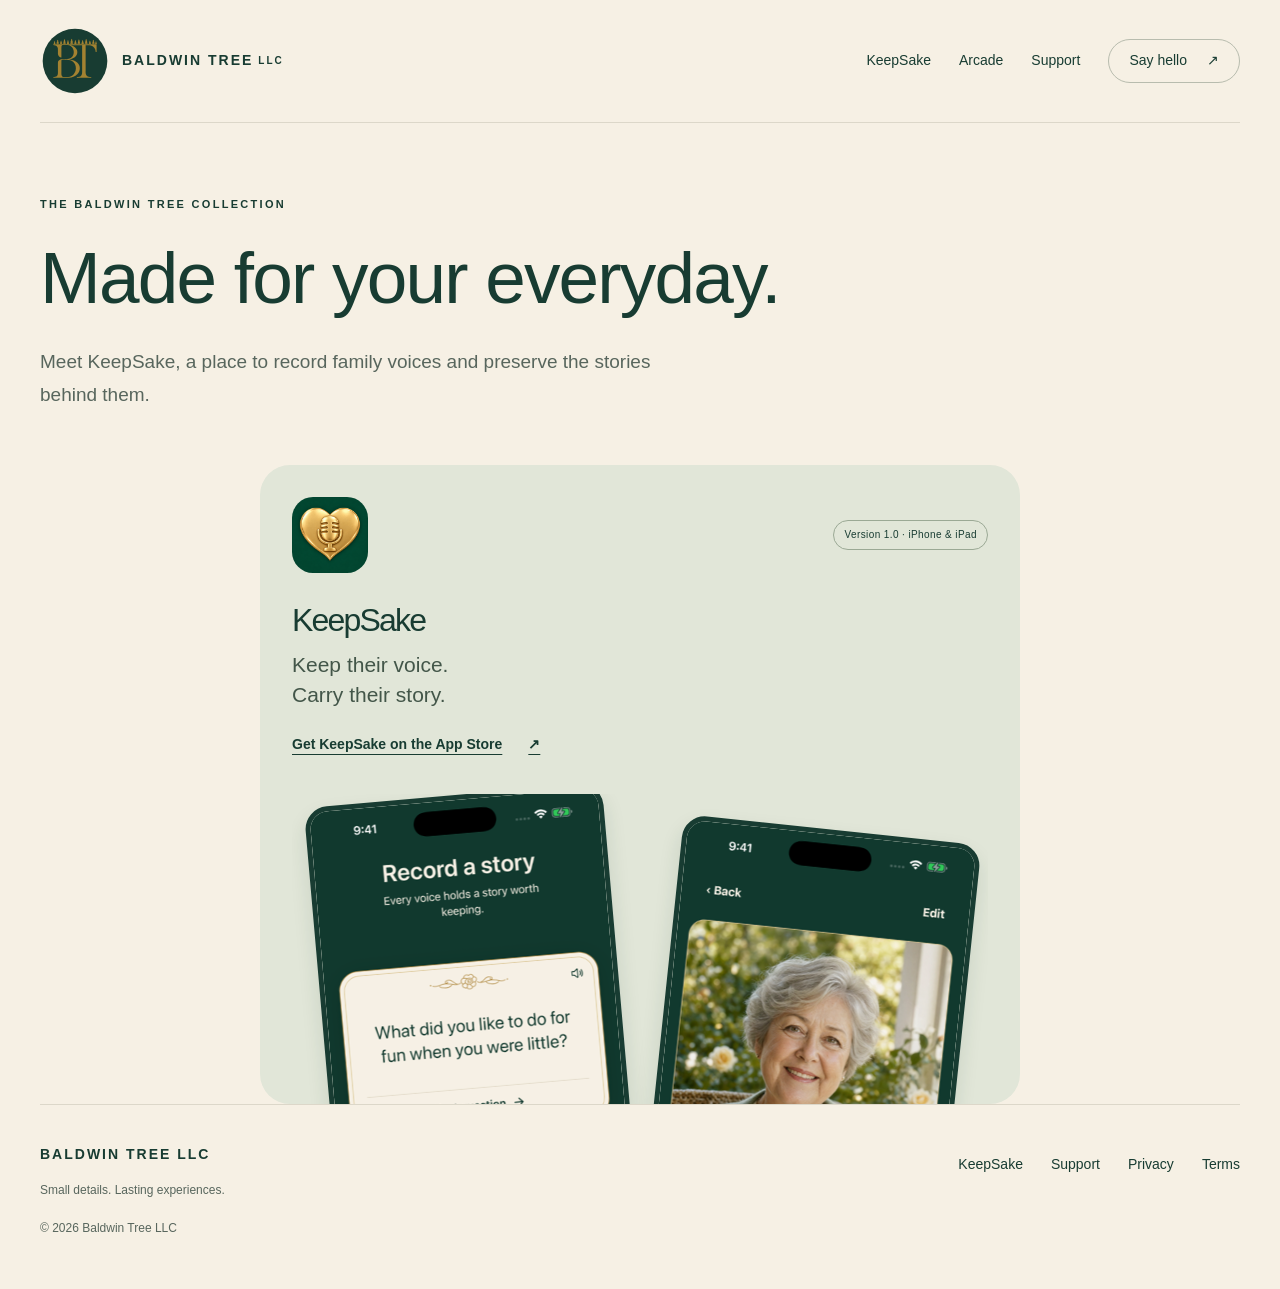
<file: apps.html>
<!doctype html>
<html lang="en">
<head>
<meta charset="utf-8">
<meta name="viewport" content="width=device-width, initial-scale=1">
<meta name="theme-color" content="#183C32">
<meta name="description" content="Discover KeepSake, the family storytelling app from Baldwin Tree LLC.">
<meta property="og:title" content="Our apps | Baldwin Tree">
<meta property="og:description" content="Discover KeepSake, the family storytelling app from Baldwin Tree LLC.">
<meta property="og:type" content="website">
<title>Our apps | Baldwin Tree</title>
<link rel="stylesheet" href="site.css">
</head>
<body>
<a class="skip" href="#main">Skip to content</a>
<header>
<a class="brand" href="index.html">
<img class="brand-mark" src="assets/bt-forest-logo-v2.svg" width="70" height="70" alt=""> BALDWIN TREE<span class="llc"> LLC</span>
</a>
<nav aria-label="Main navigation">
<a href="keepsake.html">KeepSake</a>
<a href="https://baldtree.github.io/arcade/">Arcade</a>
<a href="support.html">Support</a>
<a class="nav-contact" href="mailto:baldtreesupport@protonmail.com">Say hello <span aria-hidden="true">↗</span>
</a>
</nav>
</header>
<main id="main">
<section class="page-intro">
<p class="eyebrow">The Baldwin Tree collection</p>
<h1>Made for your everyday.</h1>
<p class="lead">Meet KeepSake, a place to record family voices and preserve the stories behind them.</p>
</section>
<div class="app-grid">
<article class="app-card keepsake">
<div class="card-top">
<img src="assets/keepsake-icon.png" width="76" height="76" alt="KeepSake gold heart locket icon">
<span class="tag">Version 1.0 · iPhone &amp; iPad</span>
</div>
<h3>KeepSake</h3>
<p>Keep their voice.<br>Carry their story.</p>
<a class="text-link" href="https://apps.apple.com/us/app/keepsake-golden-memories/id6813165916">Get KeepSake on the App Store <span aria-hidden="true">↗</span>
</a>
<div class="card-visual">
<img src="assets/keepsake-record.png" alt="KeepSake recording screen with an interview question" width="350" height="760" loading="lazy">
<img src="assets/keepsake-profile.png" alt="A demo family profile in KeepSake" width="350" height="760" loading="lazy">
</div>
</article>
</div>
</main>
<footer>
<div>
<a class="brand" href="index.html">BALDWIN TREE LLC</a>
<p>Small details. Lasting experiences.</p>
<small>© 2026 Baldwin Tree LLC</small>
</div>
<nav aria-label="Footer">
<a href="keepsake.html">KeepSake</a>
<a href="support.html">Support</a>
<a href="privacy.html">Privacy</a>
<a href="terms.html">Terms</a>
</nav>
</footer>
</body>
</html>
</file>
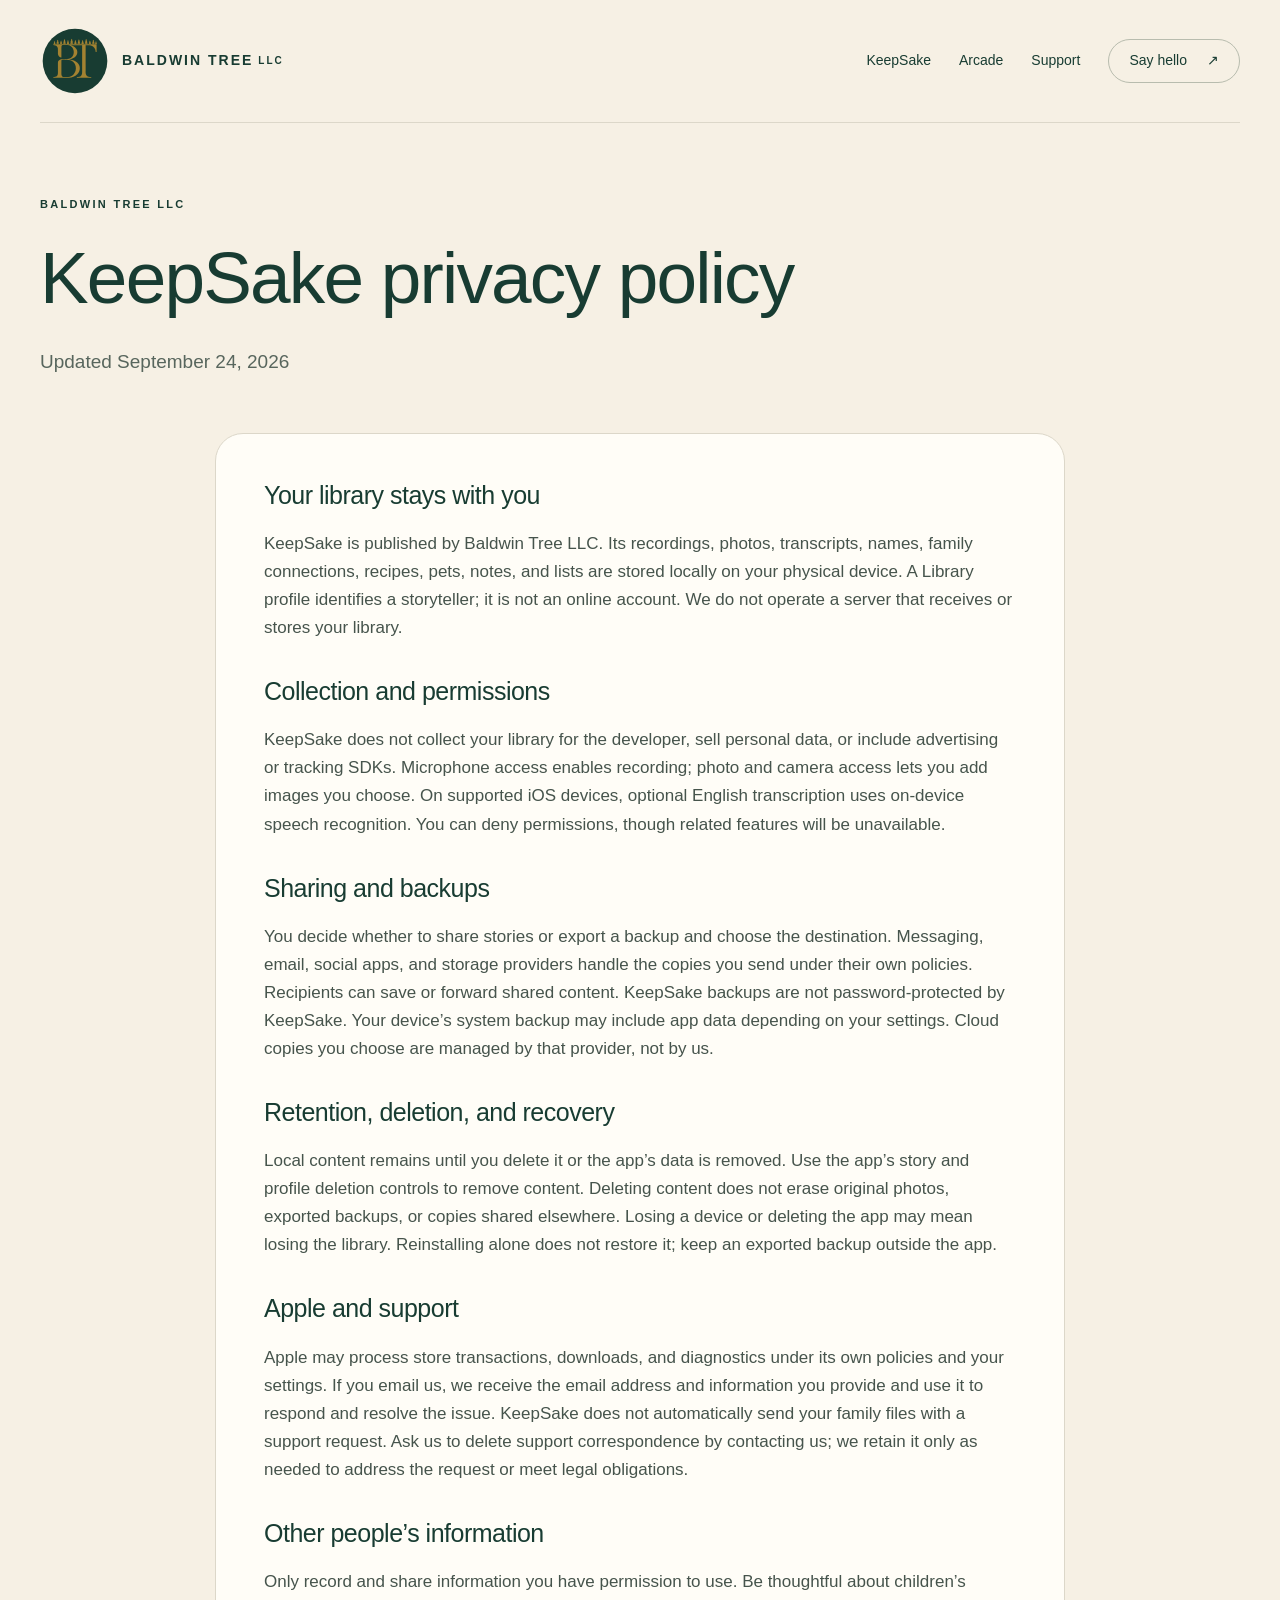
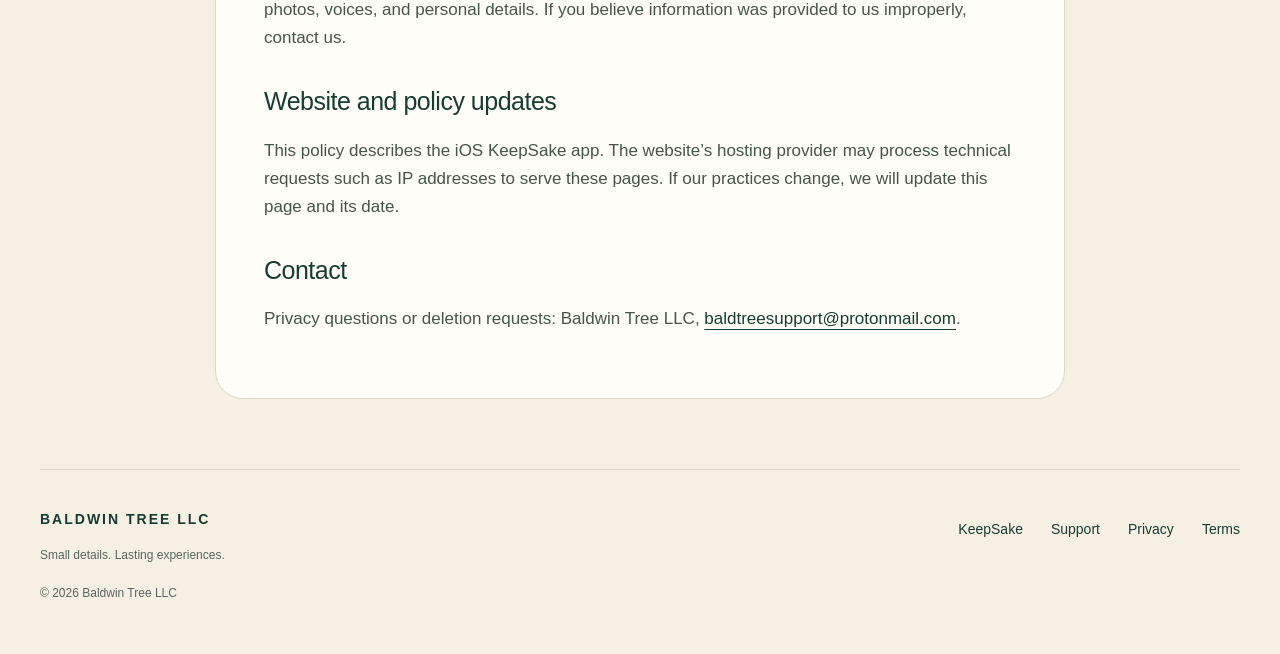
<file: keepsake-privacy.html>
<!doctype html>
<html lang="en">
<head>
<meta charset="utf-8">
<meta name="viewport" content="width=device-width, initial-scale=1">
<meta name="theme-color" content="#183C32">
<meta name="description" content="Discover KeepSake, the family storytelling app from Baldwin Tree LLC.">
<meta property="og:title" content="KeepSake privacy policy | Baldwin Tree">
<meta property="og:description" content="Discover KeepSake, the family storytelling app from Baldwin Tree LLC.">
<meta property="og:type" content="website">
<title>KeepSake privacy policy | Baldwin Tree</title>
<link rel="stylesheet" href="site.css">
</head>
<body>
<a class="skip" href="#main">Skip to content</a>
<header>
<a class="brand" href="index.html">
<img class="brand-mark" src="assets/bt-forest-logo-v2.svg" width="70" height="70" alt=""> BALDWIN TREE<span class="llc"> LLC</span>
</a>
<nav aria-label="Main navigation">
<a href="keepsake.html">KeepSake</a>
<a href="https://baldtree.github.io/arcade/">Arcade</a>
<a href="support.html">Support</a>
<a class="nav-contact" href="mailto:baldtreesupport@protonmail.com">Say hello <span aria-hidden="true">↗</span>
</a>
</nav>
</header>
<main id="main">
<section class="page-intro">
<p class="eyebrow">Baldwin Tree LLC</p>
<h1>KeepSake privacy policy</h1>
<p class="lead">Updated September 24, 2026</p>
</section>
<article class="legal">
<h2>Your library stays with you</h2>
<p>KeepSake is published by Baldwin Tree LLC. Its recordings, photos, transcripts, names, family connections, recipes, pets, notes, and lists are stored locally on your physical device. A Library profile identifies a storyteller; it is not an online account. We do not operate a server that receives or stores your library.</p>
<h2>Collection and permissions</h2>
<p>KeepSake does not collect your library for the developer, sell personal data, or include advertising or tracking SDKs. Microphone access enables recording; photo and camera access lets you add images you choose. On supported iOS devices, optional English transcription uses on-device speech recognition. You can deny permissions, though related features will be unavailable.</p>
<h2>Sharing and backups</h2>
<p>You decide whether to share stories or export a backup and choose the destination. Messaging, email, social apps, and storage providers handle the copies you send under their own policies. Recipients can save or forward shared content. KeepSake backups are not password-protected by KeepSake. Your device’s system backup may include app data depending on your settings. Cloud copies you choose are managed by that provider, not by us.</p>
<h2>Retention, deletion, and recovery</h2>
<p>Local content remains until you delete it or the app’s data is removed. Use the app’s story and profile deletion controls to remove content. Deleting content does not erase original photos, exported backups, or copies shared elsewhere. Losing a device or deleting the app may mean losing the library. Reinstalling alone does not restore it; keep an exported backup outside the app.</p>
<h2>Apple and support</h2>
<p>Apple may process store transactions, downloads, and diagnostics under its own policies and your settings. If you email us, we receive the email address and information you provide and use it to respond and resolve the issue. KeepSake does not automatically send your family files with a support request. Ask us to delete support correspondence by contacting us; we retain it only as needed to address the request or meet legal obligations.</p>
<h2>Other people’s information</h2>
<p>Only record and share information you have permission to use. Be thoughtful about children’s photos, voices, and personal details. If you believe information was provided to us improperly, contact us.</p>
<h2>Website and policy updates</h2>
<p>This policy describes the iOS KeepSake app. The website’s hosting provider may process technical requests such as IP addresses to serve these pages. If our practices change, we will update this page and its date.</p>
<h2>Contact</h2>
<p>Privacy questions or deletion requests: Baldwin Tree LLC, <a href="mailto:baldtreesupport@protonmail.com">baldtreesupport@protonmail.com</a>.</p>
</article>
</main>
<footer>
<div>
<a class="brand" href="index.html">BALDWIN TREE LLC</a>
<p>Small details. Lasting experiences.</p>
<small>© 2026 Baldwin Tree LLC</small>
</div>
<nav aria-label="Footer">
<a href="keepsake.html">KeepSake</a>
<a href="support.html">Support</a>
<a href="privacy.html">Privacy</a>
<a href="terms.html">Terms</a>
</nav>
</footer>
</body>
</html>
</file>
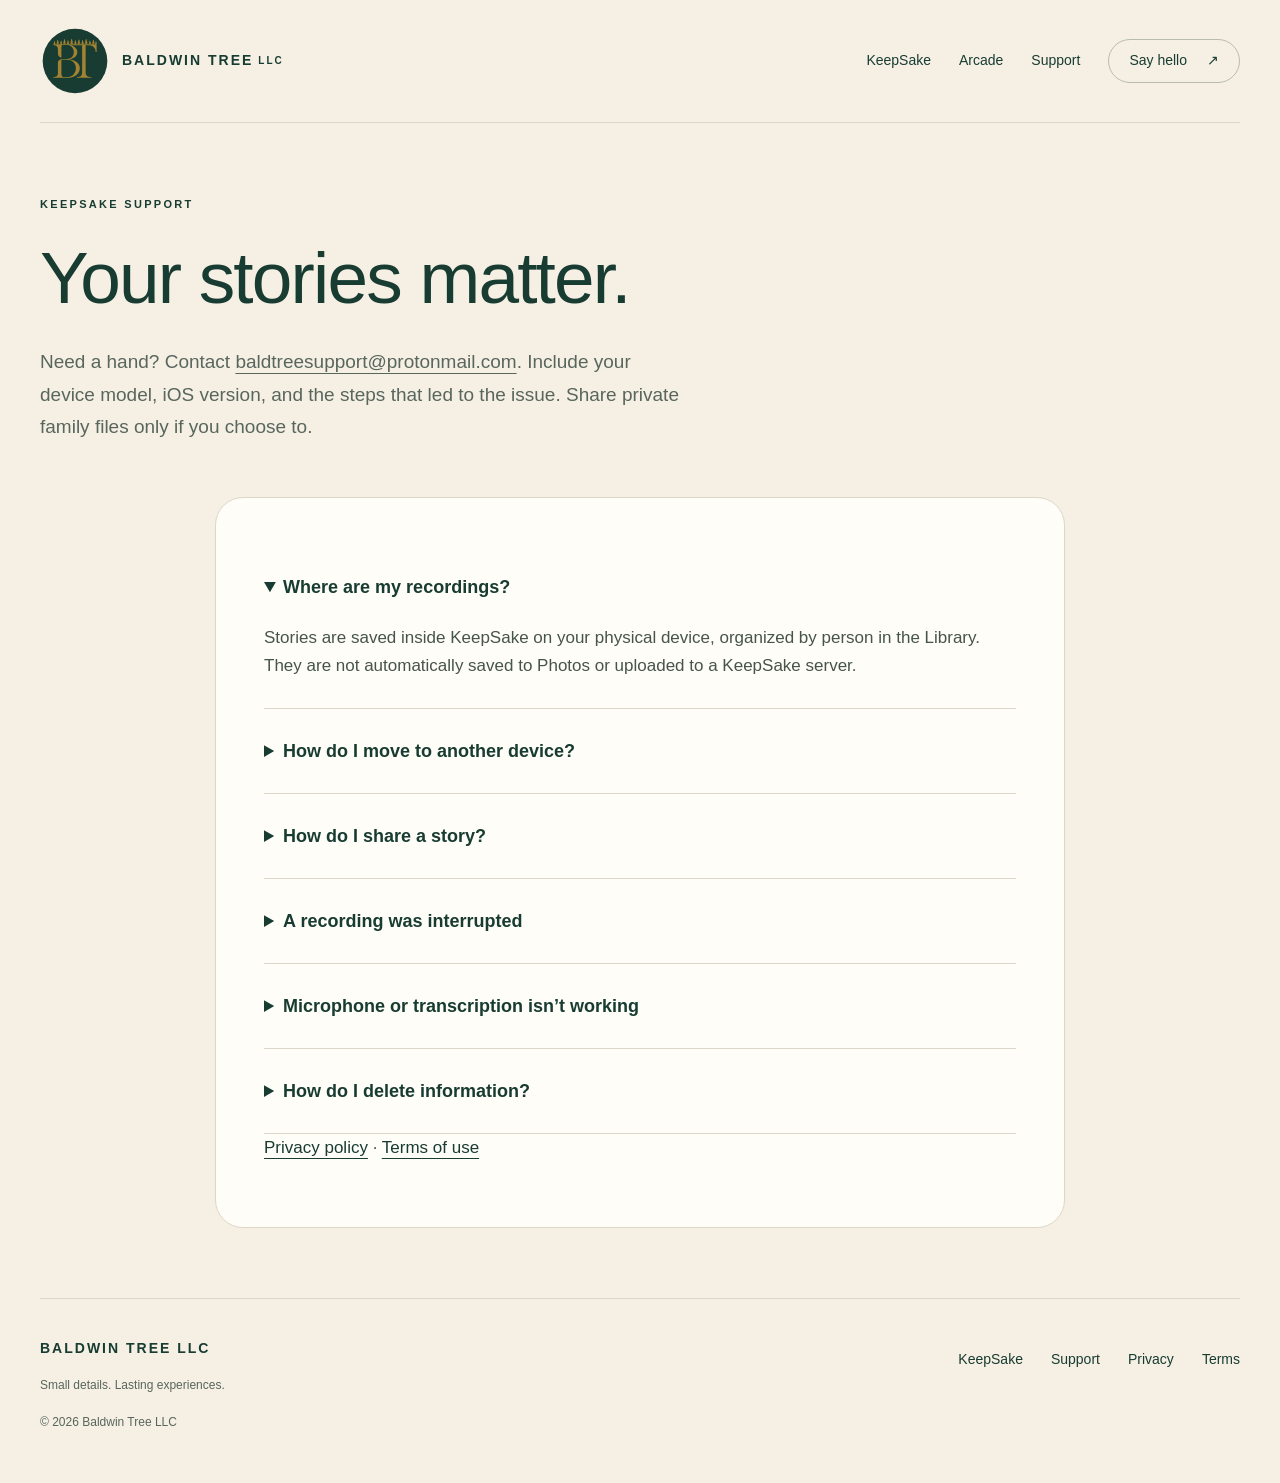
<file: keepsake-support.html>
<!doctype html>
<html lang="en">
<head>
<meta charset="utf-8">
<meta name="viewport" content="width=device-width, initial-scale=1">
<meta name="theme-color" content="#183C32">
<meta name="description" content="Discover KeepSake, the family storytelling app from Baldwin Tree LLC.">
<meta property="og:title" content="KeepSake support | Baldwin Tree">
<meta property="og:description" content="Discover KeepSake, the family storytelling app from Baldwin Tree LLC.">
<meta property="og:type" content="website">
<title>KeepSake support | Baldwin Tree</title>
<link rel="stylesheet" href="site.css">
</head>
<body>
<a class="skip" href="#main">Skip to content</a>
<header>
<a class="brand" href="index.html">
<img class="brand-mark" src="assets/bt-forest-logo-v2.svg" width="70" height="70" alt=""> BALDWIN TREE<span class="llc"> LLC</span>
</a>
<nav aria-label="Main navigation">
<a href="keepsake.html">KeepSake</a>
<a href="https://baldtree.github.io/arcade/">Arcade</a>
<a href="support.html">Support</a>
<a class="nav-contact" href="mailto:baldtreesupport@protonmail.com">Say hello <span aria-hidden="true">↗</span>
</a>
</nav>
</header>
<main id="main">
<section class="page-intro">
<p class="eyebrow">KeepSake support</p>
<h1>Your stories matter.</h1>
<p class="lead">Need a hand? Contact <a href="mailto:baldtreesupport@protonmail.com">baldtreesupport@protonmail.com</a>. Include your device model, iOS version, and the steps that led to the issue. Share private family files only if you choose to.</p>
</section>
<article class="legal">
<details open>
<summary>Where are my recordings?</summary>
<p>Stories are saved inside KeepSake on your physical device, organized by person in the Library. They are not automatically saved to Photos or uploaded to a KeepSake server.</p>
</details>
<details>
<summary>How do I move to another device?</summary>
<p>Create a library backup in Settings and save it outside KeepSake. Transfer that backup to the other device and restore it through KeepSake’s backup controls. Check your restored stories before removing the original copy. Reinstalling the app alone will not recover your library.</p>
</details>
<details>
<summary>How do I share a story?</summary>
<p>Open the story and choose a sharing destination. KeepSake can prepare audio or a photo-and-audio video, depending on the destination and file size. The receiving service sets its attachment limits. Recipients can save or forward copies.</p>
</details>
<details>
<summary>A recording was interrupted</summary>
<p>Look for the unfinished recording on the recording screen or in Settings. Try saving it again. If it remains unfinished, keep it for recovery and contact support before deleting the app.</p>
</details>
<details>
<summary>Microphone or transcription isn’t working</summary>
<p>Check KeepSake’s microphone and speech permissions in iOS Settings. Optional English transcription requires supported on-device speech recognition. You can still keep the audio when transcription is unavailable.</p>
</details>
<details>
<summary>How do I delete information?</summary>
<p>Use the delete option for the story or profile in KeepSake. Previously shared files, exported backups, and original photos are separate copies and must be managed where they were saved.</p>
</details>
<p>
<a href="keepsake-privacy.html">Privacy policy</a> · <a href="keepsake-terms.html">Terms of use</a>
</p>
</article>
</main>
<footer>
<div>
<a class="brand" href="index.html">BALDWIN TREE LLC</a>
<p>Small details. Lasting experiences.</p>
<small>© 2026 Baldwin Tree LLC</small>
</div>
<nav aria-label="Footer">
<a href="keepsake.html">KeepSake</a>
<a href="support.html">Support</a>
<a href="privacy.html">Privacy</a>
<a href="terms.html">Terms</a>
</nav>
</footer>
</body>
</html>
</file>
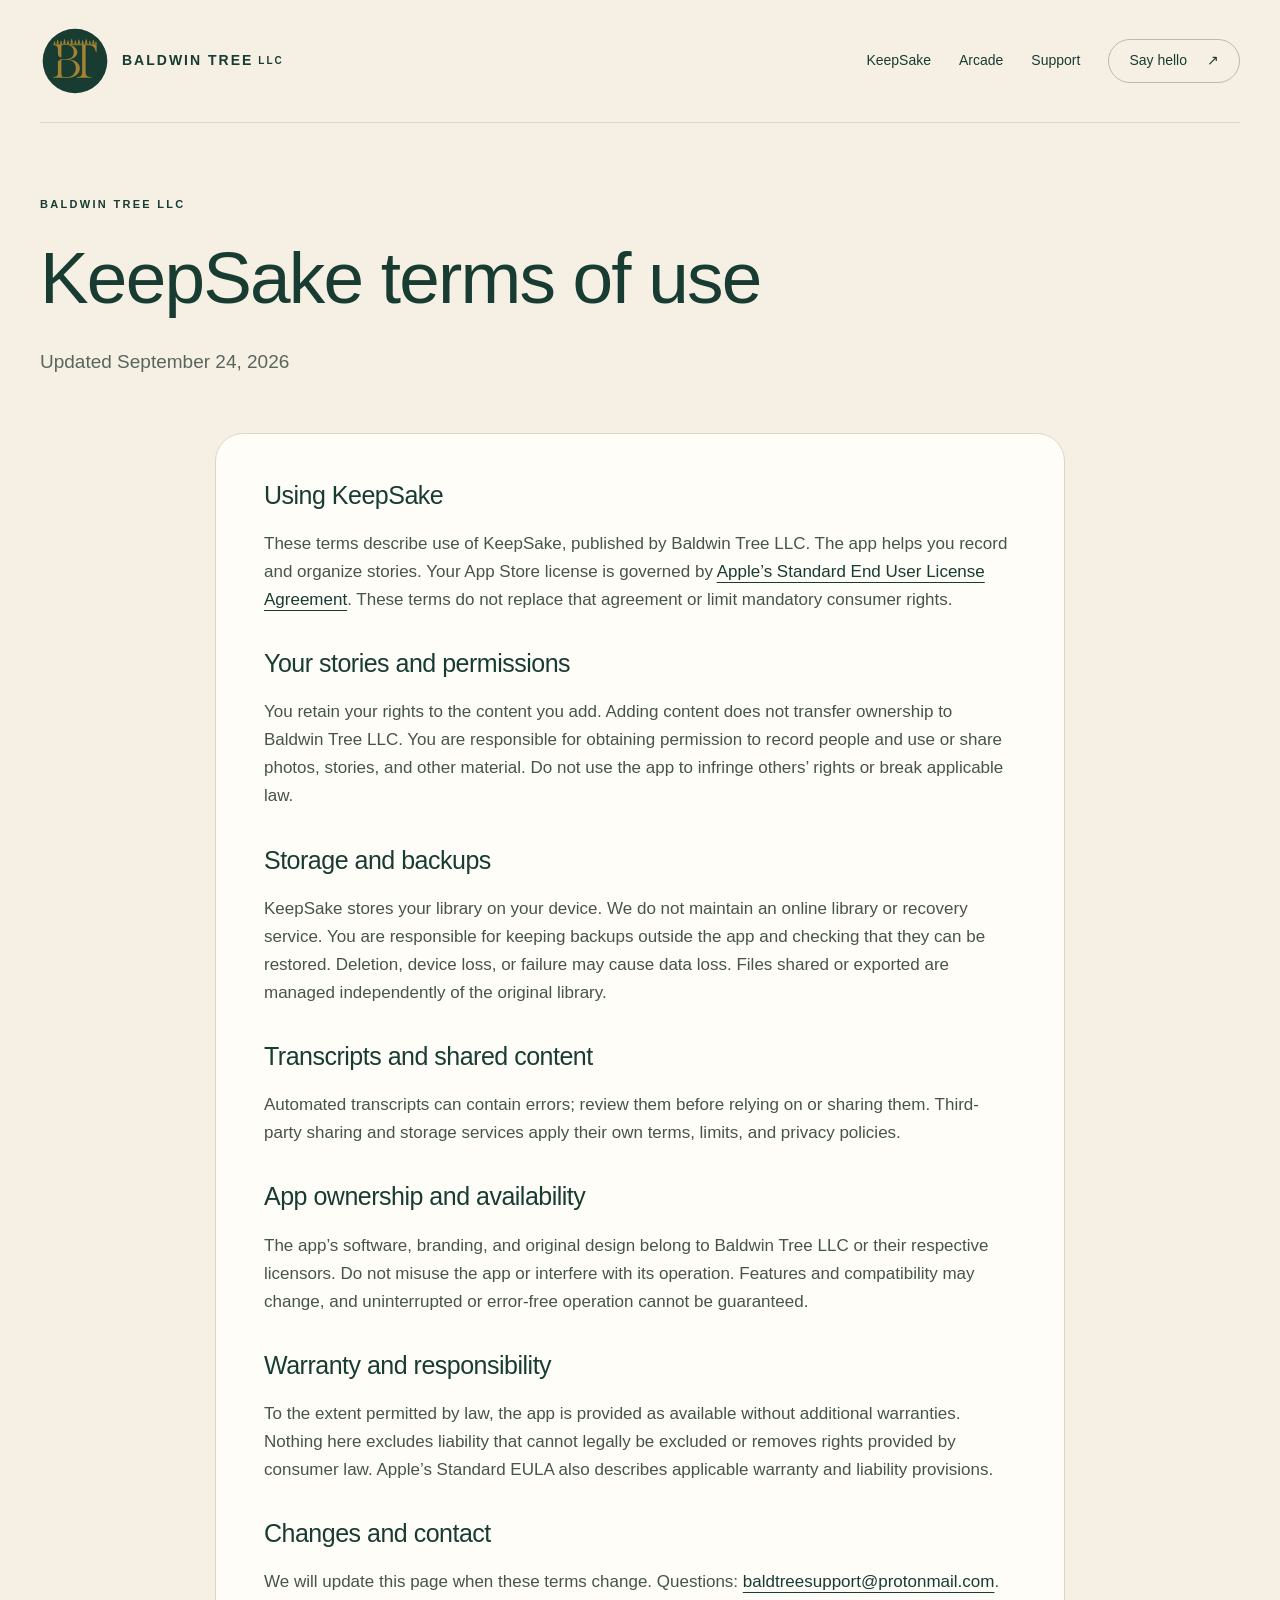
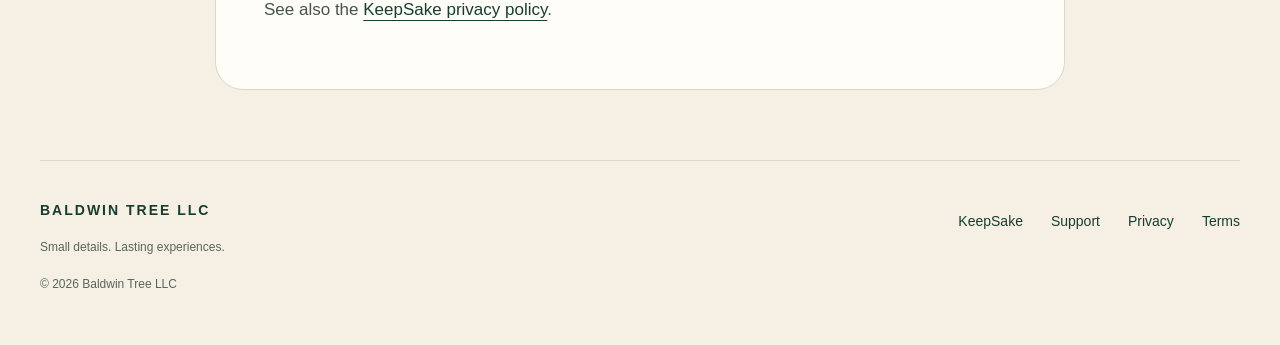
<file: keepsake-terms.html>
<!doctype html>
<html lang="en">
<head>
<meta charset="utf-8">
<meta name="viewport" content="width=device-width, initial-scale=1">
<meta name="theme-color" content="#183C32">
<meta name="description" content="Discover KeepSake, the family storytelling app from Baldwin Tree LLC.">
<meta property="og:title" content="KeepSake terms of use | Baldwin Tree">
<meta property="og:description" content="Discover KeepSake, the family storytelling app from Baldwin Tree LLC.">
<meta property="og:type" content="website">
<title>KeepSake terms of use | Baldwin Tree</title>
<link rel="stylesheet" href="site.css">
</head>
<body>
<a class="skip" href="#main">Skip to content</a>
<header>
<a class="brand" href="index.html">
<img class="brand-mark" src="assets/bt-forest-logo-v2.svg" width="70" height="70" alt=""> BALDWIN TREE<span class="llc"> LLC</span>
</a>
<nav aria-label="Main navigation">
<a href="keepsake.html">KeepSake</a>
<a href="https://baldtree.github.io/arcade/">Arcade</a>
<a href="support.html">Support</a>
<a class="nav-contact" href="mailto:baldtreesupport@protonmail.com">Say hello <span aria-hidden="true">↗</span>
</a>
</nav>
</header>
<main id="main">
<section class="page-intro">
<p class="eyebrow">Baldwin Tree LLC</p>
<h1>KeepSake terms of use</h1>
<p class="lead">Updated September 24, 2026</p>
</section>
<article class="legal">
<h2>Using KeepSake</h2>
<p>These terms describe use of KeepSake, published by Baldwin Tree LLC. The app helps you record and organize stories. Your App Store license is governed by <a href="https://www.apple.com/legal/internet-services/itunes/dev/stdeula/">Apple’s Standard End User License Agreement</a>. These terms do not replace that agreement or limit mandatory consumer rights.</p>
<h2>Your stories and permissions</h2>
<p>You retain your rights to the content you add. Adding content does not transfer ownership to Baldwin Tree LLC. You are responsible for obtaining permission to record people and use or share photos, stories, and other material. Do not use the app to infringe others’ rights or break applicable law.</p>
<h2>Storage and backups</h2>
<p>KeepSake stores your library on your device. We do not maintain an online library or recovery service. You are responsible for keeping backups outside the app and checking that they can be restored. Deletion, device loss, or failure may cause data loss. Files shared or exported are managed independently of the original library.</p>
<h2>Transcripts and shared content</h2>
<p>Automated transcripts can contain errors; review them before relying on or sharing them. Third-party sharing and storage services apply their own terms, limits, and privacy policies.</p>
<h2>App ownership and availability</h2>
<p>The app’s software, branding, and original design belong to Baldwin Tree LLC or their respective licensors. Do not misuse the app or interfere with its operation. Features and compatibility may change, and uninterrupted or error-free operation cannot be guaranteed.</p>
<h2>Warranty and responsibility</h2>
<p>To the extent permitted by law, the app is provided as available without additional warranties. Nothing here excludes liability that cannot legally be excluded or removes rights provided by consumer law. Apple’s Standard EULA also describes applicable warranty and liability provisions.</p>
<h2>Changes and contact</h2>
<p>We will update this page when these terms change. Questions: <a href="mailto:baldtreesupport@protonmail.com">baldtreesupport@protonmail.com</a>. See also the <a href="keepsake-privacy.html">KeepSake privacy policy</a>.</p>
</article>
</main>
<footer>
<div>
<a class="brand" href="index.html">BALDWIN TREE LLC</a>
<p>Small details. Lasting experiences.</p>
<small>© 2026 Baldwin Tree LLC</small>
</div>
<nav aria-label="Footer">
<a href="keepsake.html">KeepSake</a>
<a href="support.html">Support</a>
<a href="privacy.html">Privacy</a>
<a href="terms.html">Terms</a>
</nav>
</footer>
</body>
</html>
</file>
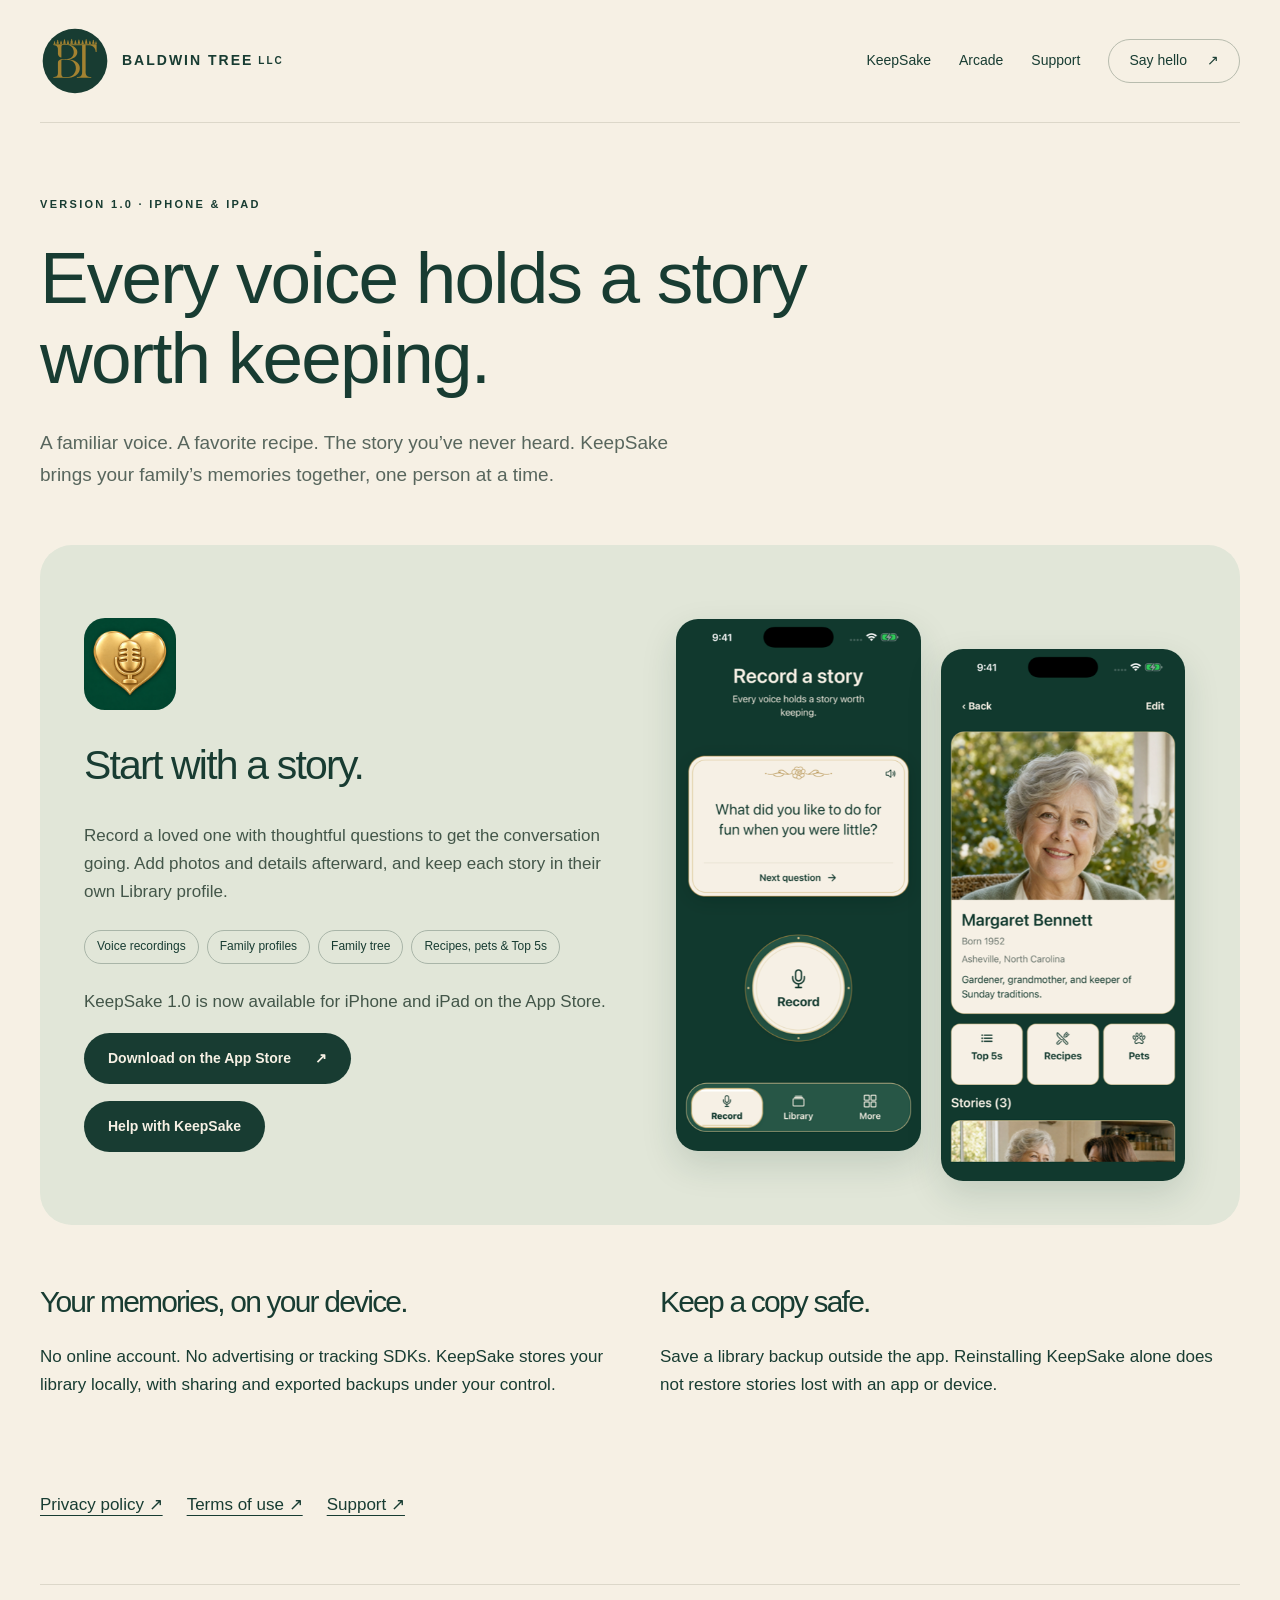
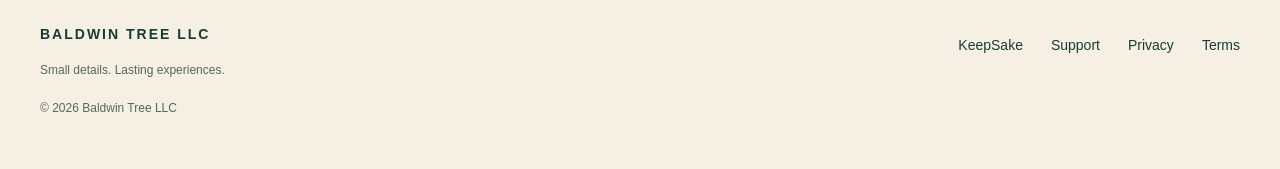
<file: keepsake.html>
<!doctype html>
<html lang="en">
<head>
<meta charset="utf-8">
<meta name="viewport" content="width=device-width, initial-scale=1">
<meta name="theme-color" content="#183C32">
<meta name="description" content="Discover KeepSake, the family storytelling app from Baldwin Tree LLC.">
<meta property="og:title" content="KeepSake | Baldwin Tree">
<meta property="og:description" content="Discover KeepSake, the family storytelling app from Baldwin Tree LLC.">
<meta property="og:type" content="website">
<title>KeepSake | Baldwin Tree</title>
<link rel="stylesheet" href="site.css">
</head>
<body>
<a class="skip" href="#main">Skip to content</a>
<header>
<a class="brand" href="index.html">
<img class="brand-mark" src="assets/bt-forest-logo-v2.svg" width="70" height="70" alt=""> BALDWIN TREE<span class="llc"> LLC</span>
</a>
<nav aria-label="Main navigation">
<a href="keepsake.html">KeepSake</a>
<a href="https://baldtree.github.io/arcade/">Arcade</a>
<a href="support.html">Support</a>
<a class="nav-contact" href="mailto:baldtreesupport@protonmail.com">Say hello <span aria-hidden="true">↗</span>
</a>
</nav>
</header>
<main id="main">
<section class="page-intro">
<p class="eyebrow">Version 1.0 · iPhone &amp; iPad</p>
<h1>Every voice holds a story<br>worth keeping.</h1>
<p class="lead">A familiar voice. A favorite recipe. The story you’ve never heard. KeepSake brings your family’s memories together, one person at a time.</p>
</section>
<section class="product-panel">
<div>
<img class="app-icon" src="assets/keepsake-icon.png" width="92" height="92" alt="KeepSake icon">
<h2>Start with a story.</h2>
<p>Record a loved one with thoughtful questions to get the conversation going. Add photos and details afterward, and keep each story in their own Library profile.</p>
<div class="chips">
<span>Voice recordings</span>
<span>Family profiles</span>
<span>Family tree</span>
<span>Recipes, pets &amp; Top 5s</span>
</div>
<p>KeepSake 1.0 is now available for iPhone and iPad on the App Store.</p>
<p><a class="button" href="https://apps.apple.com/us/app/keepsake-golden-memories/id6813165916">Download on the App Store <span aria-hidden="true">↗</span></a></p>
<a class="button" href="keepsake-support.html">Help with KeepSake</a>
</div>
<div class="product-shots">
<img src="assets/keepsake-record.png" alt="KeepSake record screen">
<img src="assets/keepsake-profile.png" alt="KeepSake demo profile">
</div>
</section>
<section class="info-grid">
<article>
<h2>Your memories, on your device.</h2>
<p>No online account. No advertising or tracking SDKs. KeepSake stores your library locally, with sharing and exported backups under your control.</p>
</article>
<article>
<h2>Keep a copy safe.</h2>
<p>Save a library backup outside the app. Reinstalling KeepSake alone does not restore stories lost with an app or device.</p>
</article>
</section>
<div class="link-row">
<a href="keepsake-privacy.html">Privacy policy ↗</a>
<a href="keepsake-terms.html">Terms of use ↗</a>
<a href="keepsake-support.html">Support ↗</a>
</div>
</main>
<footer>
<div>
<a class="brand" href="index.html">BALDWIN TREE LLC</a>
<p>Small details. Lasting experiences.</p>
<small>© 2026 Baldwin Tree LLC</small>
</div>
<nav aria-label="Footer">
<a href="keepsake.html">KeepSake</a>
<a href="support.html">Support</a>
<a href="privacy.html">Privacy</a>
<a href="terms.html">Terms</a>
</nav>
</footer>
</body>
</html>
</file>
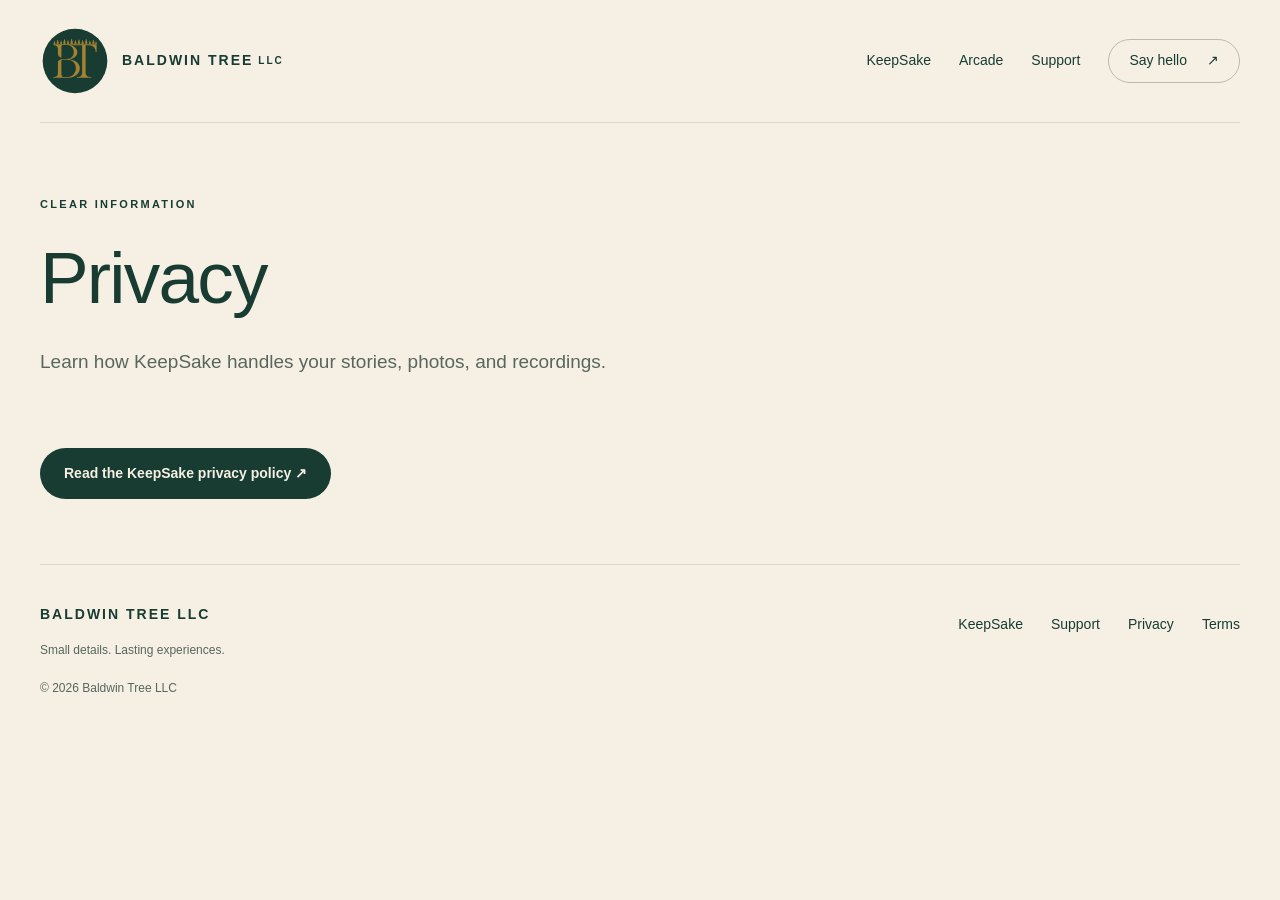
<file: privacy.html>
<!doctype html>
<html lang="en">
<head>
<meta charset="utf-8">
<meta name="viewport" content="width=device-width, initial-scale=1">
<meta name="theme-color" content="#183C32">
<meta name="description" content="Discover KeepSake, the family storytelling app from Baldwin Tree LLC.">
<meta property="og:title" content="Privacy policies | Baldwin Tree">
<meta property="og:description" content="Discover KeepSake, the family storytelling app from Baldwin Tree LLC.">
<meta property="og:type" content="website">
<title>Privacy policies | Baldwin Tree</title>
<link rel="stylesheet" href="site.css">
</head>
<body>
<a class="skip" href="#main">Skip to content</a>
<header>
<a class="brand" href="index.html">
<img class="brand-mark" src="assets/bt-forest-logo-v2.svg" width="70" height="70" alt=""> BALDWIN TREE<span class="llc"> LLC</span>
</a>
<nav aria-label="Main navigation">
<a href="keepsake.html">KeepSake</a>
<a href="https://baldtree.github.io/arcade/">Arcade</a>
<a href="support.html">Support</a>
<a class="nav-contact" href="mailto:baldtreesupport@protonmail.com">Say hello <span aria-hidden="true">↗</span>
</a>
</nav>
</header>
<main id="main">
<section class="page-intro">
<p class="eyebrow">Clear information</p>
<h1>Privacy</h1>
<p class="lead">Learn how KeepSake handles your stories, photos, and recordings.</p>
</section>
<div class="policy-picker">
<a class="button" href="keepsake-privacy.html">Read the KeepSake privacy policy ↗</a>
</div>
</main>
<footer>
<div>
<a class="brand" href="index.html">BALDWIN TREE LLC</a>
<p>Small details. Lasting experiences.</p>
<small>© 2026 Baldwin Tree LLC</small>
</div>
<nav aria-label="Footer">
<a href="keepsake.html">KeepSake</a>
<a href="support.html">Support</a>
<a href="privacy.html">Privacy</a>
<a href="terms.html">Terms</a>
</nav>
</footer>
</body>
</html>
</file>
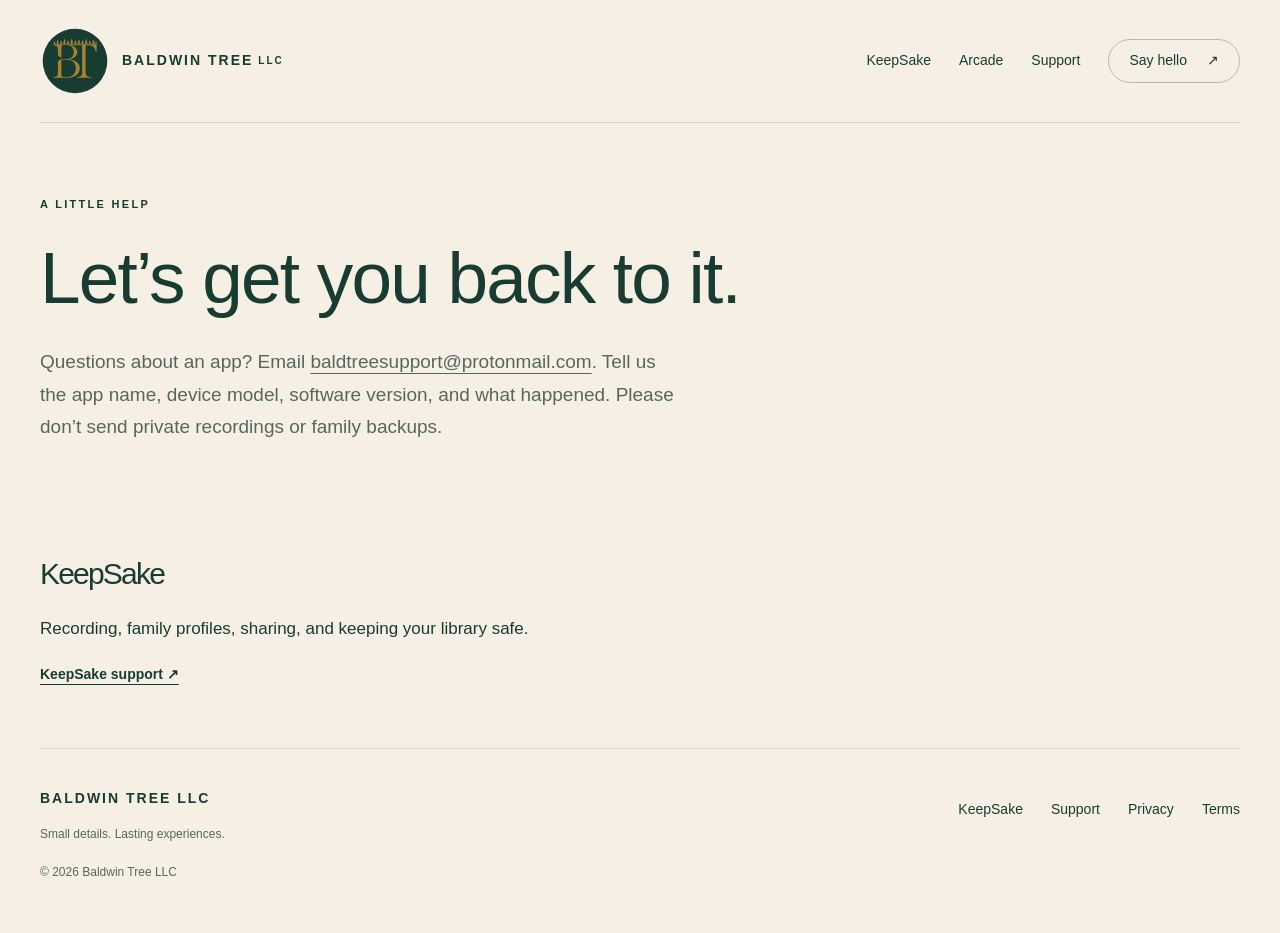
<file: support.html>
<!doctype html>
<html lang="en">
<head>
<meta charset="utf-8">
<meta name="viewport" content="width=device-width, initial-scale=1">
<meta name="theme-color" content="#183C32">
<meta name="description" content="Discover KeepSake, the family storytelling app from Baldwin Tree LLC.">
<meta property="og:title" content="Support | Baldwin Tree">
<meta property="og:description" content="Discover KeepSake, the family storytelling app from Baldwin Tree LLC.">
<meta property="og:type" content="website">
<title>Support | Baldwin Tree</title>
<link rel="stylesheet" href="site.css">
</head>
<body>
<a class="skip" href="#main">Skip to content</a>
<header>
<a class="brand" href="index.html">
<img class="brand-mark" src="assets/bt-forest-logo-v2.svg" width="70" height="70" alt=""> BALDWIN TREE<span class="llc"> LLC</span>
</a>
<nav aria-label="Main navigation">
<a href="keepsake.html">KeepSake</a>
<a href="https://baldtree.github.io/arcade/">Arcade</a>
<a href="support.html">Support</a>
<a class="nav-contact" href="mailto:baldtreesupport@protonmail.com">Say hello <span aria-hidden="true">↗</span>
</a>
</nav>
</header>
<main id="main">
<section class="page-intro">
<p class="eyebrow">A little help</p>
<h1>Let’s get you back to it.</h1>
<p class="lead">Questions about an app? Email <a href="mailto:baldtreesupport@protonmail.com">baldtreesupport@protonmail.com</a>. Tell us the app name, device model, software version, and what happened. Please don’t send private recordings or family backups.</p>
</section>
<section class="info-grid">
<article>
<h2>KeepSake</h2>
<p>Recording, family profiles, sharing, and keeping your library safe.</p>
<a class="text-link" href="keepsake-support.html">KeepSake support ↗</a>
</article>
</section>
</main>
<footer>
<div>
<a class="brand" href="index.html">BALDWIN TREE LLC</a>
<p>Small details. Lasting experiences.</p>
<small>© 2026 Baldwin Tree LLC</small>
</div>
<nav aria-label="Footer">
<a href="keepsake.html">KeepSake</a>
<a href="support.html">Support</a>
<a href="privacy.html">Privacy</a>
<a href="terms.html">Terms</a>
</nav>
</footer>
</body>
</html>
</file>
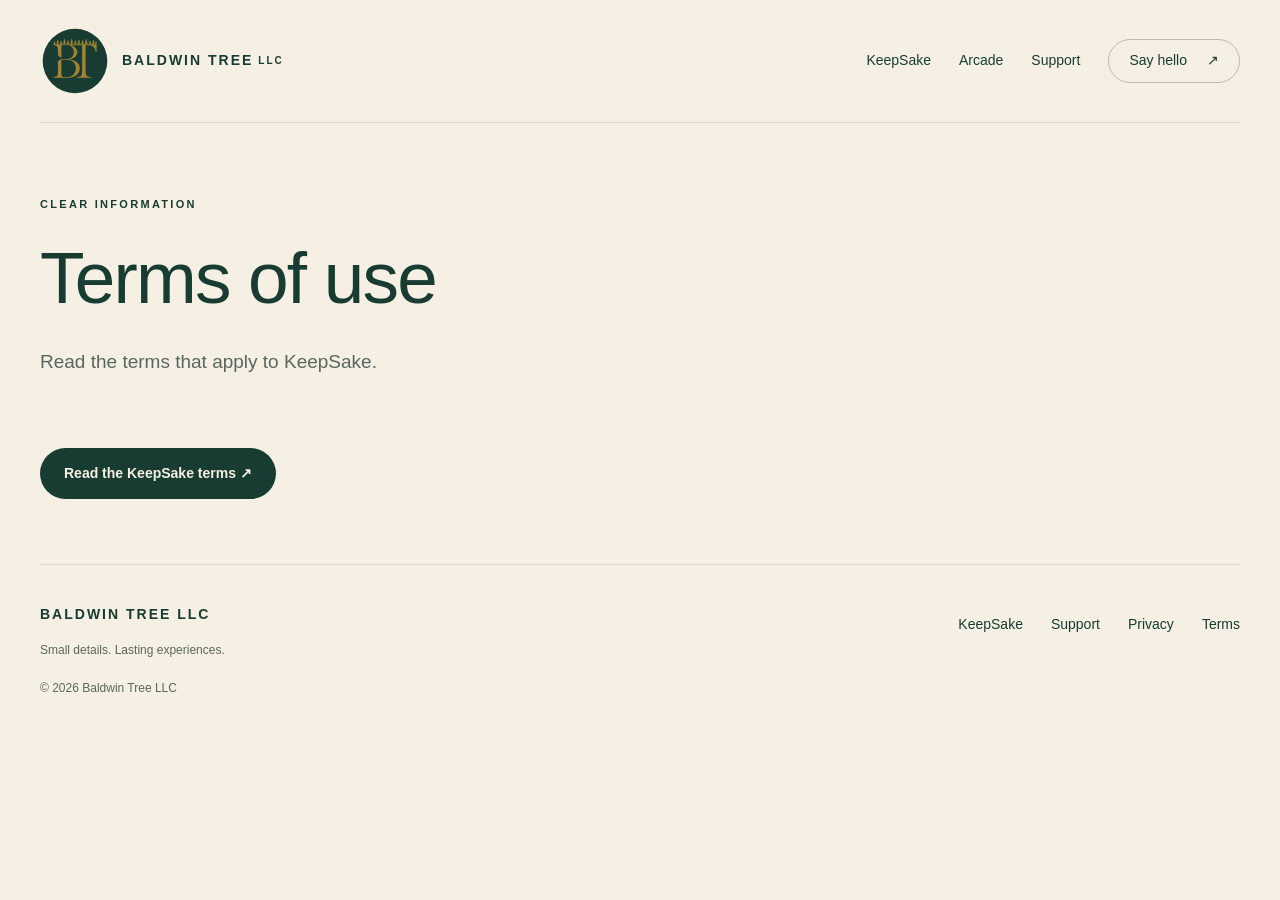
<file: terms.html>
<!doctype html>
<html lang="en">
<head>
<meta charset="utf-8">
<meta name="viewport" content="width=device-width, initial-scale=1">
<meta name="theme-color" content="#183C32">
<meta name="description" content="Discover KeepSake, the family storytelling app from Baldwin Tree LLC.">
<meta property="og:title" content="Terms of use | Baldwin Tree">
<meta property="og:description" content="Discover KeepSake, the family storytelling app from Baldwin Tree LLC.">
<meta property="og:type" content="website">
<title>Terms of use | Baldwin Tree</title>
<link rel="stylesheet" href="site.css">
</head>
<body>
<a class="skip" href="#main">Skip to content</a>
<header>
<a class="brand" href="index.html">
<img class="brand-mark" src="assets/bt-forest-logo-v2.svg" width="70" height="70" alt=""> BALDWIN TREE<span class="llc"> LLC</span>
</a>
<nav aria-label="Main navigation">
<a href="keepsake.html">KeepSake</a>
<a href="https://baldtree.github.io/arcade/">Arcade</a>
<a href="support.html">Support</a>
<a class="nav-contact" href="mailto:baldtreesupport@protonmail.com">Say hello <span aria-hidden="true">↗</span>
</a>
</nav>
</header>
<main id="main">
<section class="page-intro">
<p class="eyebrow">Clear information</p>
<h1>Terms of use</h1>
<p class="lead">Read the terms that apply to KeepSake.</p>
</section>
<div class="policy-picker">
<a class="button" href="keepsake-terms.html">Read the KeepSake terms ↗</a>
</div>
</main>
<footer>
<div>
<a class="brand" href="index.html">BALDWIN TREE LLC</a>
<p>Small details. Lasting experiences.</p>
<small>© 2026 Baldwin Tree LLC</small>
</div>
<nav aria-label="Footer">
<a href="keepsake.html">KeepSake</a>
<a href="support.html">Support</a>
<a href="privacy.html">Privacy</a>
<a href="terms.html">Terms</a>
</nav>
</footer>
</body>
</html>
</file>
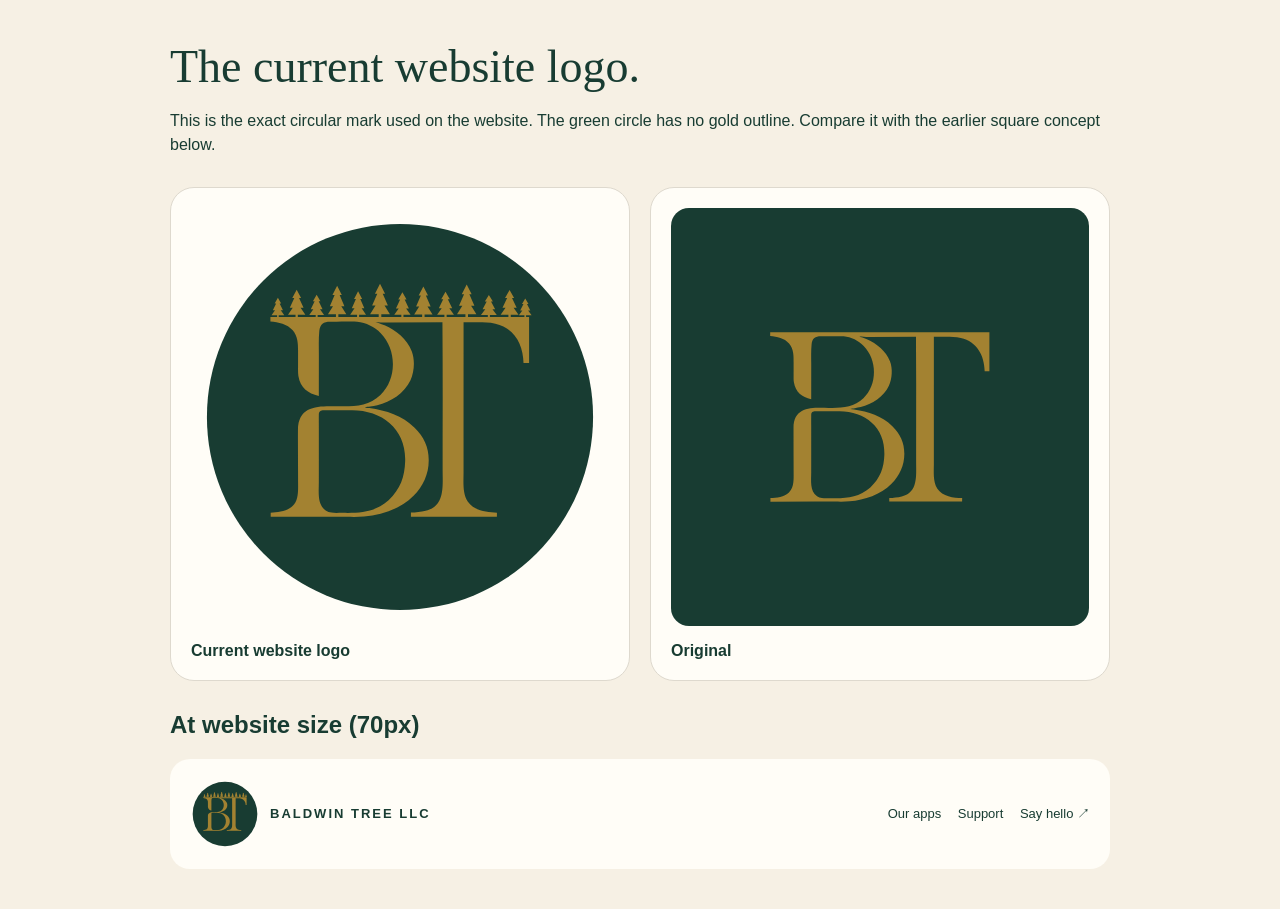
<file: design/bt-monogram/preview.html>
<!doctype html><html lang="en"><head><meta charset="utf-8"><meta name="viewport" content="width=device-width,initial-scale=1"><title>Connected BT monogram review</title><style>body{margin:0;background:#f6f0e4;color:#183c32;font-family:-apple-system,BlinkMacSystemFont,'Segoe UI',sans-serif}main{max-width:940px;margin:40px auto;padding:0 22px}h1{font:normal clamp(30px,5vw,46px) Georgia,serif;margin:0 0 10px}p{line-height:1.5}.grid{display:grid;grid-template-columns:repeat(2,minmax(0,1fr));gap:20px;margin:30px 0}.card{background:#fffdf7;border:1px solid #ded9ce;border-radius:24px;padding:20px}.card img{display:block;width:100%;aspect-ratio:1;object-fit:cover;border-radius:18px}.card strong{display:block;margin-top:16px}.nav-demo{background:#fffdf7;padding:20px;border-radius:20px;display:flex;align-items:center;justify-content:space-between;gap:20px}.brand{display:flex;align-items:center;gap:10px;font-size:13px;font-weight:700;letter-spacing:2px}.brand img{width:70px;height:70px;object-fit:cover;border-radius:50%}.nav-demo span:last-child{font-size:13px}@media(max-width:600px){.grid{grid-template-columns:1fr}}</style></head><body><main><h1>The current website logo.</h1><p>This is the exact circular mark used on the website. The green circle has no gold outline. Compare it with the earlier square concept below.</p><div class="grid"><div class="card"><img src="../../assets/bt-forest-logo-v2.svg" alt="BT monogram with a small golden forest silhouette across the top"><strong>Current website logo</strong></div><div class="card"><img src="bt-original.svg" alt="Original connected BT monogram"><strong>Original</strong></div></div><h2>At website size (70px)</h2><div class="nav-demo"><div class="brand"><img src="../../assets/bt-forest-logo-v2.svg" alt="Connected BT forest logo"> BALDWIN TREE LLC</div><span>Our apps　 Support　 Say hello ↗</span></div></main></body></html>
</file>
<file: site.css>
:root{--forest:#183c32;--cream:#f6f0e4;--gold:#d7c18e;--muted:#58665d;--line:#dcd7c9;--paper:#fffdf7}
*{box-sizing:border-box}
html{scroll-behavior:smooth;scroll-padding-top:28px}
body{margin:0;background:var(--cream);color:var(--forest);font:17px/1.65 -apple-system,BlinkMacSystemFont,'Segoe UI',sans-serif}
a{color:inherit;text-underline-offset:5px}
a:hover{text-decoration-thickness:2px}
a:focus-visible,summary:focus-visible{outline:3px solid #947026;outline-offset:5px}
header,main,footer{width:min(1240px,calc(100% - 80px));margin:auto}
header{display:flex;align-items:center;justify-content:space-between;gap:24px;padding:26px 0;border-bottom:1px solid var(--line)}
.brand{display:flex;align-items:center;gap:12px;text-decoration:none;font-size:14px;font-weight:700;letter-spacing:2px}
.brand-mark{display:block;width:70px;height:70px;flex:none;border-radius:50%}
.llc{font-size:10px;margin-left:-7px}
nav{display:flex;align-items:center;gap:28px}
nav a{font-size:14px;text-decoration:none;min-height:44px;display:inline-flex;align-items:center}
.nav-contact{border:1px solid #b8bcae;border-radius:99px;padding:8px 20px;gap:20px}
.skip{position:absolute;top:-80px;left:20px;z-index:5;background:var(--cream);padding:12px}
.skip:focus{top:8px}
h1,h2,h3,p{margin-top:0}
h1,h2,h3{font-weight:400;line-height:1.1;letter-spacing:-1.8px}
h1{font-size:clamp(42px,5.7vw,76px);margin-bottom:28px}
h2{font-size:clamp(30px,3.2vw,44px)}
h3{font-size:32px}
em{font-family:Georgia,serif;font-weight:400}
.eyebrow{font-size:11px;font-weight:700;letter-spacing:2.3px;text-transform:uppercase;margin-bottom:25px}
.dot{display:inline-block;background:#668769;width:7px;height:7px;border-radius:50%;margin-right:8px}
.hero{display:grid;grid-template-columns:1.2fr 1fr;gap:50px;align-items:center;padding:78px 0 90px}
.lead{font-size:19px;line-height:1.7;color:var(--muted);max-width:640px}
.hero-copy .lead{max-width:480px;margin-bottom:32px}
.button{background:var(--forest);color:var(--cream);padding:14px 24px;border-radius:99px;display:inline-flex;align-items:center;gap:24px;text-decoration:none;font-size:14px;font-weight:600;min-height:48px}
.button:hover{background:#2b5748}
.outline{background:transparent;color:var(--forest);border:1px solid #a9b5a8}
.outline:hover{background:#e4e5d8}
.hero-art{position:relative;isolation:isolate;overflow:hidden;min-height:430px;border-radius:170px 170px 32px 32px;background:var(--forest);display:flex;flex-direction:column;align-items:center;justify-content:center;color:var(--cream)}
.hero-art img{width:210px;height:210px;object-fit:cover;border-radius:48px;box-shadow:0 24px 50px #071d1b60;z-index:1;transform:rotate(-7deg)}
.hero-art p{font:italic 27px Georgia;margin:32px 0 22px;z-index:1}
.art-label{font-size:9px;letter-spacing:3px;color:var(--gold)}
.orbit{position:absolute;border:1px solid #d7c18e33;border-radius:50%;width:530px;height:290px;z-index:-1;transform:rotate(-32deg)}
.orbit-two{transform:rotate(40deg);width:460px;height:580px}
.section-heading{display:flex;justify-content:space-between;gap:28px;align-items:end;margin-bottom:26px}
.section-heading h2{margin:0;max-width:660px}
.section-heading>p{font-size:14px;color:var(--muted)}
.app-grid{display:grid;grid-template-columns:minmax(0,760px);justify-content:center;gap:24px}
.app-card{border-radius:30px;overflow:hidden;padding:32px 32px 0;background:#e1e6d8;position:relative}
.card-top{display:flex;justify-content:space-between;gap:12px;align-items:center;margin-bottom:30px}
.card-top img,.app-icon{border-radius:21px}
.tag{font-size:10px;letter-spacing:.4px;padding:6px 10px;border:1px solid #9ba995;border-radius:99px}
.app-card h3{margin-bottom:12px}
.app-card>p{font-size:21px;line-height:1.4;color:#435649}
.text-link{display:inline-flex;align-items:center;gap:26px;font-size:14px;font-weight:600}
.card-visual{height:310px;display:flex;justify-content:center;gap:20px;margin-top:36px;overflow:hidden}
.card-visual img{width:43%;height:auto;object-fit:cover;object-position:top;align-self:flex-start;border-radius:23px;border:5px solid #183c32;box-shadow:0 10px 20px #183c3220;transform:rotate(-5deg)}
.card-visual img+img{margin-top:34px;transform:rotate(6deg)}
.closing{text-align:center;padding:95px 0}
.closing h2{margin-bottom:20px}
.closing p:not(.eyebrow){color:var(--muted)}
footer{border-top:1px solid var(--line);display:flex;justify-content:space-between;gap:30px;padding:38px 0 48px}
footer p,footer small{font-size:12px;color:var(--muted)}
footer .brand{margin-bottom:15px}
footer nav{align-self:flex-start}
.page-intro{padding:72px 0 35px}
.page-intro h1{max-width:1000px}
.product-panel{background:#e1e6d8;border-radius:32px;padding:44px;display:grid;grid-template-columns:1fr 1fr;gap:50px;align-items:center}
.product-panel h2{margin-top:24px}
.product-panel p{color:#435649}
.product-shots{display:flex;gap:20px;align-items:center;justify-content:center}
.product-shots img{width:46%;border-radius:22px;box-shadow:0 14px 35px #183c3225}
.product-shots img+img{margin-top:60px}
.chips{display:flex;flex-wrap:wrap;gap:8px;margin:24px 0}
.chips span{border:1px solid #a9b5a8;border-radius:50px;padding:6px 12px;font-size:12px}
.info-grid{display:grid;grid-template-columns:1fr 1fr;gap:40px;padding:60px 0}
.info-grid article{min-width:0}
.info-grid h2{font-size:30px}
.link-row,.policy-picker{display:flex;gap:24px;flex-wrap:wrap;margin:15px 0 65px}
.legal{max-width:850px;background:var(--paper);padding:48px;border:1px solid var(--line);border-radius:28px;margin:0 auto 70px;overflow-wrap:anywhere}
.legal h2{font-size:25px;letter-spacing:-.5px;margin-top:36px}
.legal p,.legal li{color:#46544c}
.legal h2:first-child{margin-top:0}
.legal a{color:var(--forest)}
details{border-bottom:1px solid var(--line);padding:20px 0}
summary{cursor:pointer;font-size:18px;font-weight:600;min-height:44px;align-content:center}
details p{margin:14px 0 8px}
.updated{font-size:13px}
.page-intro a{overflow-wrap:anywhere}

@media(max-width:850px){header,main,footer{width:calc(100% - 40px)}
.hero{gap:24px}
.hero-art{min-height:370px}
.hero-art img{width:170px;height:170px}
.tag{max-width:145px}
.card-top{align-items:flex-start}
.product-panel{padding:28px;gap:25px}
footer{flex-wrap:wrap}
.section-heading>p{display:none}
nav{gap:18px}
.llc{display:none}
}

@media(max-width:600px){header{flex-wrap:wrap;gap:12px;padding:18px 0}
header nav{width:100%;justify-content:space-between}
.nav-contact{padding:5px 14px}
.hero{grid-template-columns:1fr;padding:46px 0 58px;gap:36px}
.hero-art{min-height:330px;border-radius:120px 120px 25px 25px}
.hero-art img{width:155px;height:155px;border-radius:34px}
.hero-art p{margin:25px 0 18px;font-size:25px}
.app-grid,.info-grid,.product-panel{grid-template-columns:1fr}
.app-card{padding:24px 24px 0}
.card-top img{width:62px;height:62px}
.section-heading h2{font-size:34px}
.card-visual{height:300px}
.closing{padding:60px 0}
.page-intro{padding:45px 0 25px}
.legal{padding:24px;margin-bottom:40px}
.info-grid{padding:40px 0;gap:24px}
.product-shots{max-width:400px}
.product-panel{padding:25px}
.link-row{gap:18px;margin:30px 0 45px}
.policy-picker{gap:12px;margin-bottom:30px}
footer nav{flex-wrap:wrap;gap:20px}
h1{letter-spacing:-1.6px}
body{font-size:16px}
}

@media(prefers-reduced-motion:reduce){html{scroll-behavior:auto}
}
</file>
